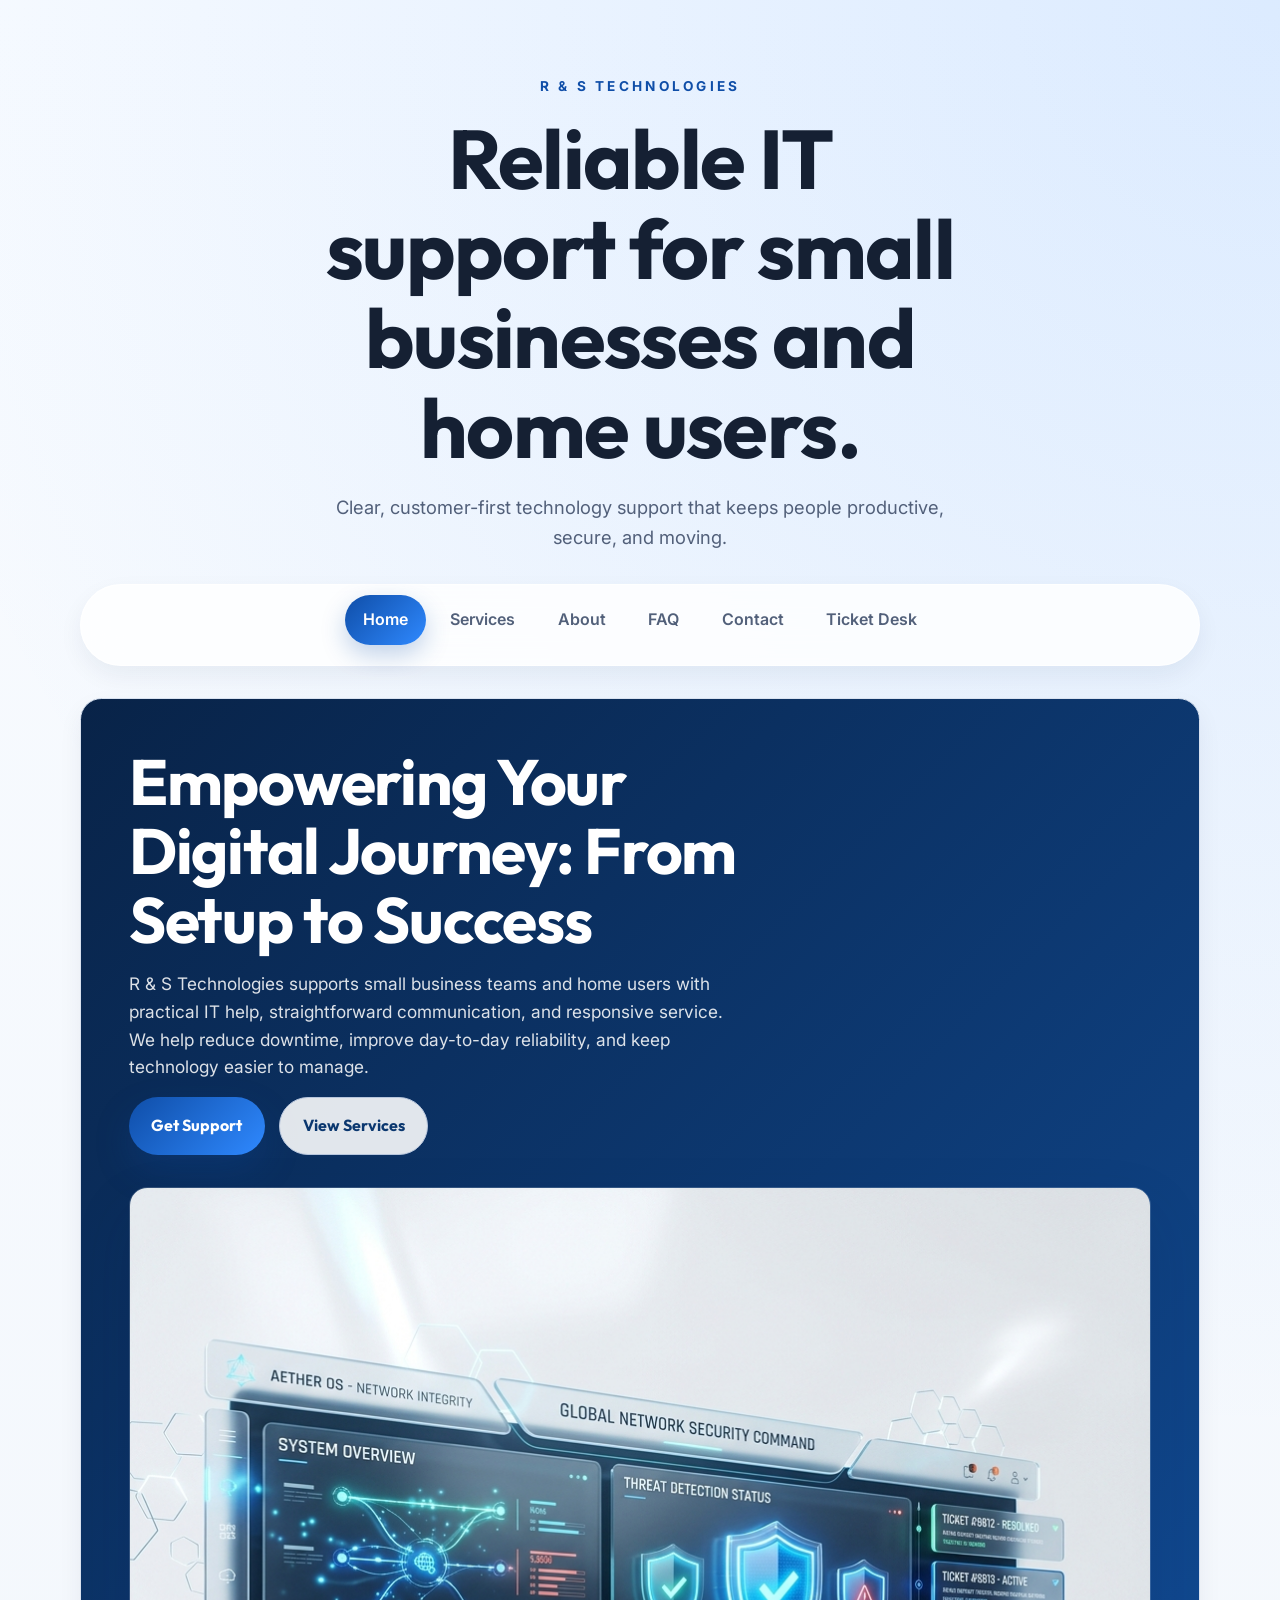
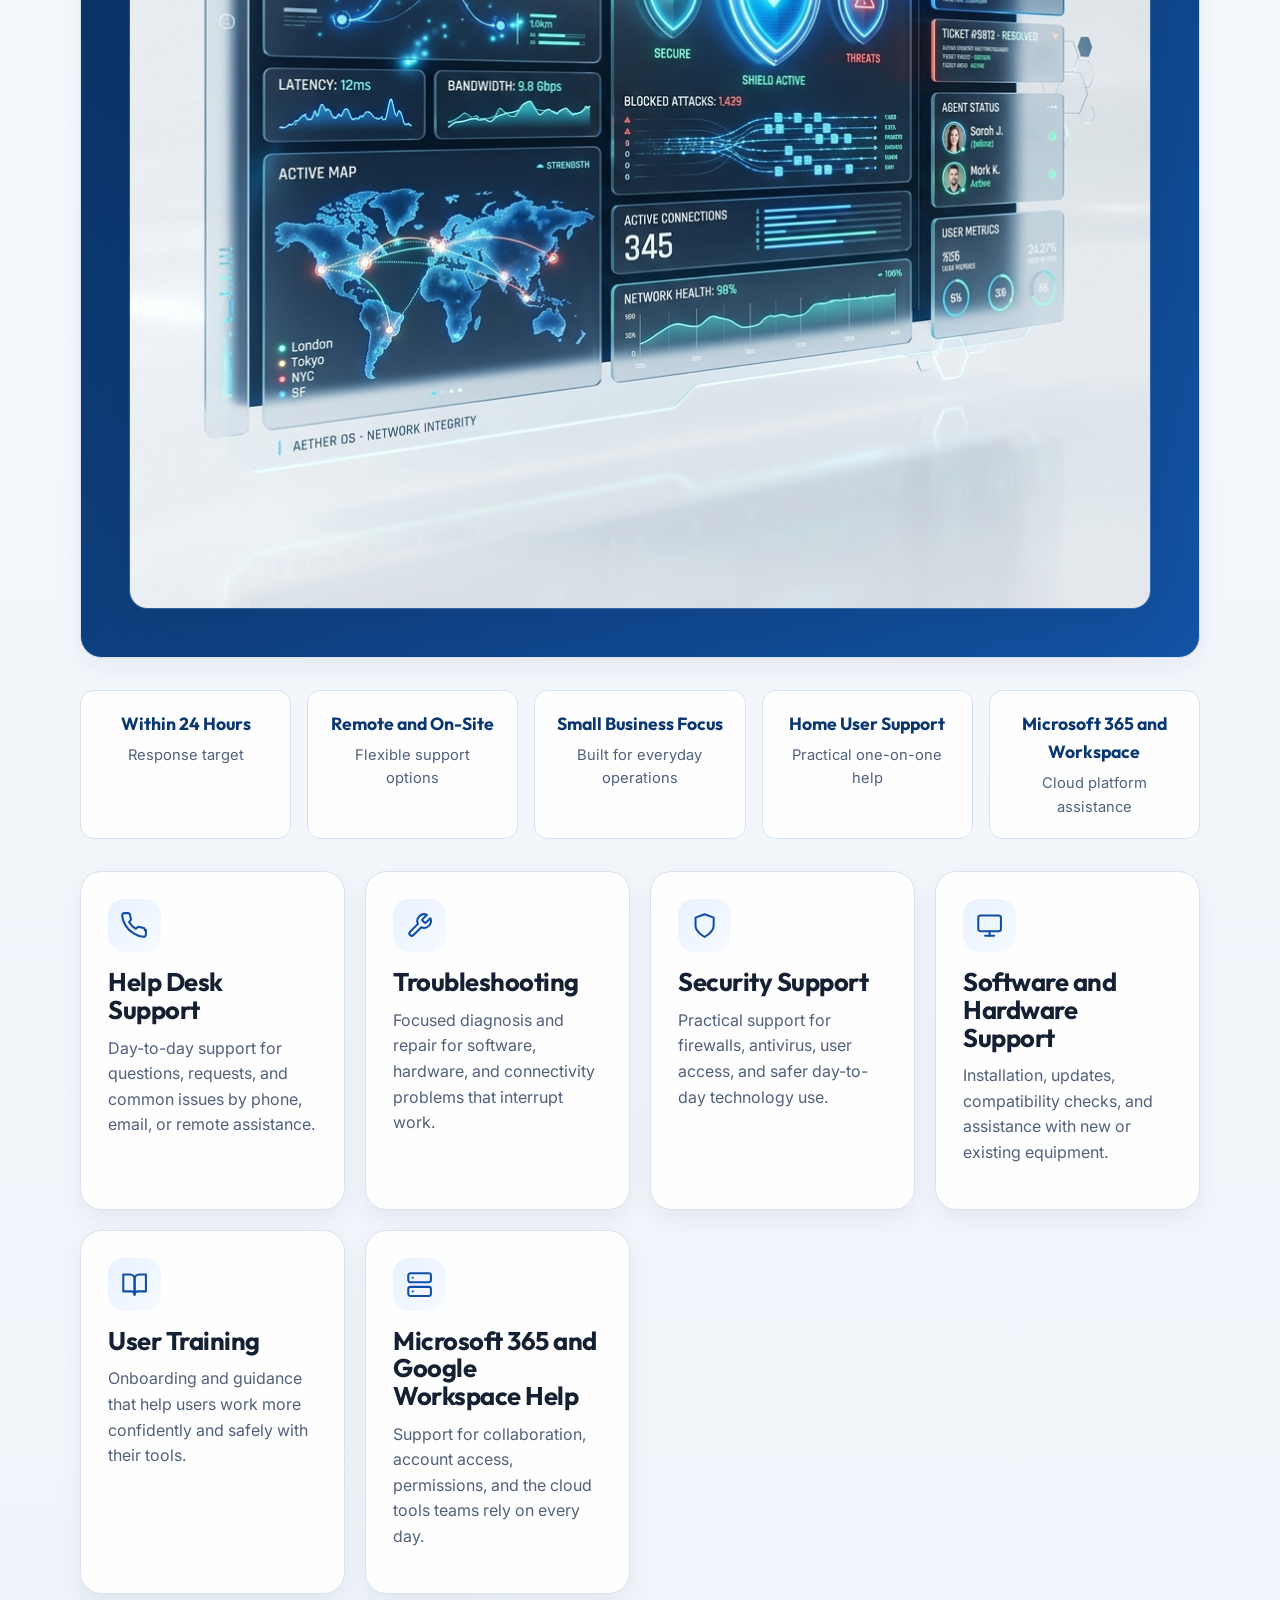
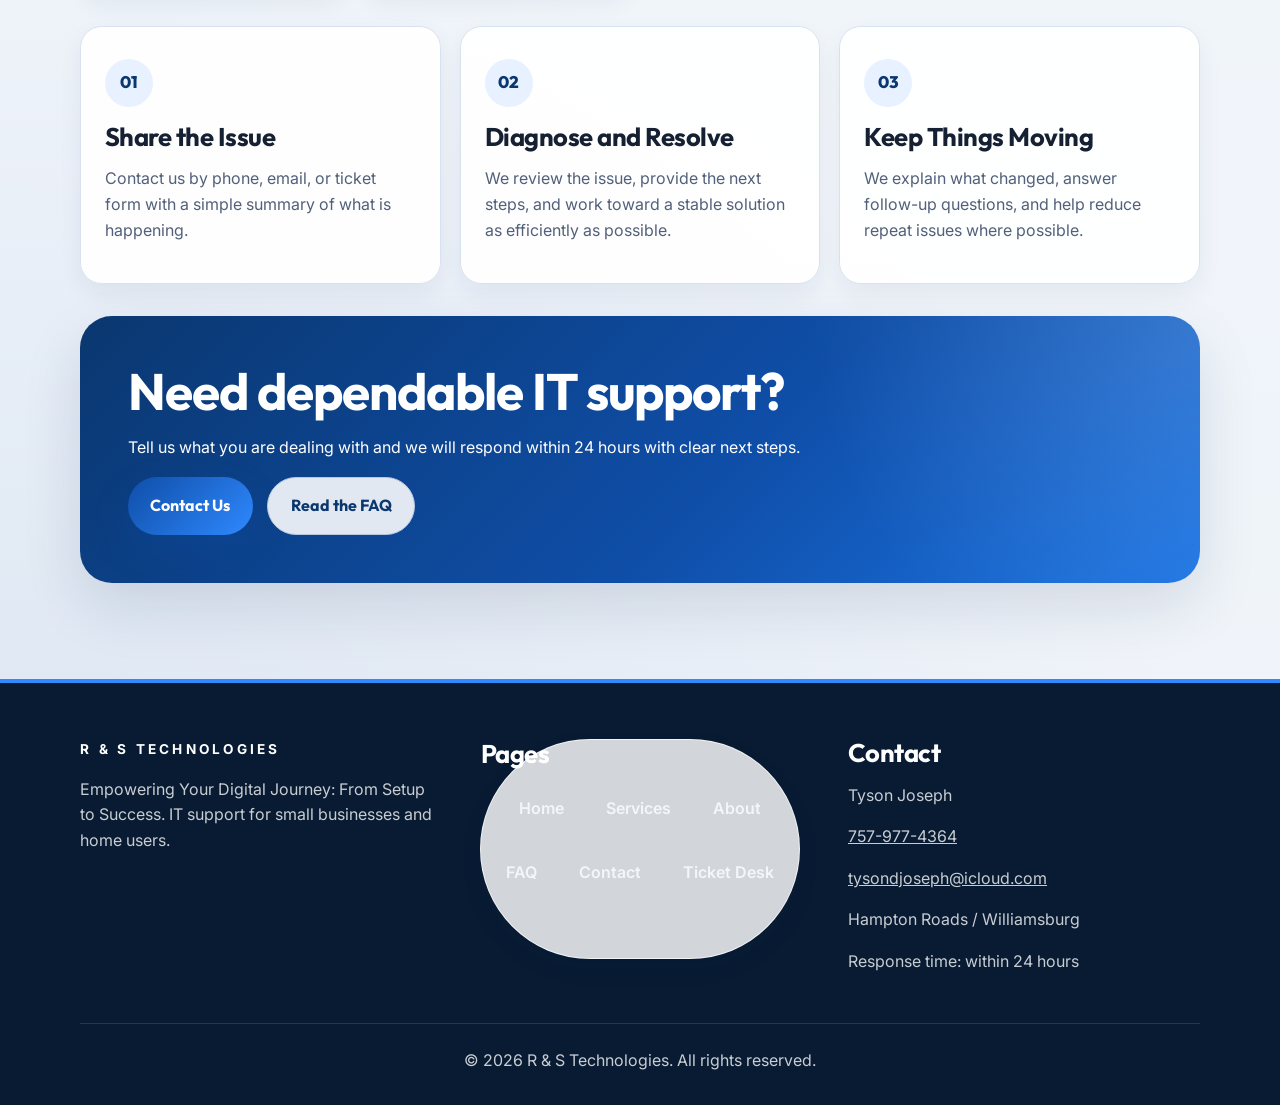
<file: index.html>
﻿<!DOCTYPE html>
<html lang="en">

<head>
    <meta charset="UTF-8">
    <meta name="viewport" content="width=device-width, initial-scale=1.0">
    <meta name="description"
        content="R &amp; S Technologies provides reliable IT support for small businesses and home users. Get help with troubleshooting, security, user training, and Microsoft 365 or Google Workspace support.">
    <title>R &amp; S Technologies - Reliable IT Support</title>
    <link rel="stylesheet" href="styles.css">
</head>

<body>
    <a class="skip-link" href="#main-content">Skip to main content</a>

    <header>
        <p class="brand-mark">R &amp; S Technologies</p>
        <h1>Reliable IT support for small businesses and home users.</h1>
        <p class="header-note">Clear, customer-first technology support that keeps people productive, secure, and moving.</p>
    </header>

    <nav aria-label="Primary">
        <div class="nav-inner">
            <ul id="navMenu">
                <li><a href="index.html" class="active">Home</a></li>
                <li><a href="services.html">Services</a></li>
                <li><a href="about.html">About</a></li>
                <li><a href="faq.html">FAQ</a></li>
                <li><a href="contact.html">Contact</a></li>
                <li><a href="helpdesk.html">Ticket Desk</a></li>
            </ul>
            <button class="nav-toggle" id="navToggle" aria-expanded="false" aria-controls="navMenu"
                aria-label="Toggle navigation">&#9776;</button>
        </div>
    </nav>

    <main id="main-content">
        <section class="hero animation-fade-up">
            <div class="hero-content">
                <h2>Empowering Your Digital Journey: From Setup to Success</h2>
                <p>R &amp; S Technologies supports small business teams and home users with practical IT help, straightforward communication, and responsive service. We help reduce downtime, improve day-to-day reliability, and keep technology easier to manage.</p>
                <div class="hero-actions">
                    <a href="contact.html" class="btn-primary">Get Support</a>
                    <a href="services.html" class="btn-secondary">View Services</a>
                </div>
            </div>
            <div class="hero-image-container">
                <img src="images/hero.png" alt="R &amp; S Technologies IT support workspace">
            </div>
        </section>

        <section class="trust-band" aria-label="Highlights">
            <div class="trust-item">
                <strong>Within 24 Hours</strong>
                <span>Response target</span>
            </div>
            <div class="trust-item">
                <strong>Remote and On-Site</strong>
                <span>Flexible support options</span>
            </div>
            <div class="trust-item">
                <strong>Small Business Focus</strong>
                <span>Built for everyday operations</span>
            </div>
            <div class="trust-item">
                <strong>Home User Support</strong>
                <span>Practical one-on-one help</span>
            </div>
            <div class="trust-item">
                <strong>Microsoft 365 and Workspace</strong>
                <span>Cloud platform assistance</span>
            </div>
        </section>

        <section class="home-services-grid" aria-label="Service categories">
            <article class="home-service-card">
                <div class="service-icon" aria-hidden="true">
                    <svg viewBox="0 0 24 24">
                        <path d="M22 16.92v3a2 2 0 0 1-2.18 2 19.79 19.79 0 0 1-8.63-3.07A19.5 19.5 0 0 1 4.07 12 19.79 19.79 0 0 1 1 3.18 2 2 0 0 1 2.96 1h3a2 2 0 0 1 2 1.72 12.84 12.84 0 0 0 .7 2.81 2 2 0 0 1-.45 2.11L7.09 8.91a16 16 0 0 0 6 6l1.27-1.27a2 2 0 0 1 2.11-.45 12.84 12.84 0 0 0 2.81.7A2 2 0 0 1 21 16h1v.92z" />
                    </svg>
                </div>
                <h3>Help Desk Support</h3>
                <p>Day-to-day support for questions, requests, and common issues by phone, email, or remote assistance.</p>
            </article>

            <article class="home-service-card">
                <div class="service-icon" aria-hidden="true">
                    <svg viewBox="0 0 24 24">
                        <path d="M14.7 6.3a1 1 0 0 0 0 1.4l1.6 1.6a1 1 0 0 0 1.4 0l3.77-3.77a6 6 0 0 1-7.94 7.94l-6.91 6.91a2.12 2.12 0 0 1-3-3l6.91-6.91a6 6 0 0 1 7.94-7.94l-3.76 3.76z" />
                    </svg>
                </div>
                <h3>Troubleshooting</h3>
                <p>Focused diagnosis and repair for software, hardware, and connectivity problems that interrupt work.</p>
            </article>

            <article class="home-service-card">
                <div class="service-icon" aria-hidden="true">
                    <svg viewBox="0 0 24 24">
                        <path d="M12 22s8-4 8-10V5l-8-3-8 3v7c0 6 8 10 8 10z" />
                    </svg>
                </div>
                <h3>Security Support</h3>
                <p>Practical support for firewalls, antivirus, user access, and safer day-to-day technology use.</p>
            </article>

            <article class="home-service-card">
                <div class="service-icon" aria-hidden="true">
                    <svg viewBox="0 0 24 24">
                        <rect x="2" y="3" width="20" height="14" rx="2" ry="2" />
                        <line x1="8" y1="21" x2="16" y2="21" />
                        <line x1="12" y1="17" x2="12" y2="21" />
                    </svg>
                </div>
                <h3>Software and Hardware Support</h3>
                <p>Installation, updates, compatibility checks, and assistance with new or existing equipment.</p>
            </article>

            <article class="home-service-card">
                <div class="service-icon" aria-hidden="true">
                    <svg viewBox="0 0 24 24">
                        <path d="M2 3h6a4 4 0 0 1 4 4v14a3 3 0 0 0-3-3H2z" />
                        <path d="M22 3h-6a4 4 0 0 0-4 4v14a3 3 0 0 1 3-3h7z" />
                    </svg>
                </div>
                <h3>User Training</h3>
                <p>Onboarding and guidance that help users work more confidently and safely with their tools.</p>
            </article>

            <article class="home-service-card">
                <div class="service-icon" aria-hidden="true">
                    <svg viewBox="0 0 24 24">
                        <rect x="2" y="2" width="20" height="8" rx="2" ry="2" />
                        <rect x="2" y="14" width="20" height="8" rx="2" ry="2" />
                        <line x1="6" y1="6" x2="6.01" y2="6" />
                        <line x1="6" y1="18" x2="6.01" y2="18" />
                    </svg>
                </div>
                <h3>Microsoft 365 and Google Workspace Help</h3>
                <p>Support for collaboration, account access, permissions, and the cloud tools teams rely on every day.</p>
            </article>
        </section>

        <section class="process-grid" aria-label="How support works">
            <article class="process-step">
                <h3>Share the Issue</h3>
                <p>Contact us by phone, email, or ticket form with a simple summary of what is happening.</p>
            </article>
            <article class="process-step">
                <h3>Diagnose and Resolve</h3>
                <p>We review the issue, provide the next steps, and work toward a stable solution as efficiently as possible.</p>
            </article>
            <article class="process-step">
                <h3>Keep Things Moving</h3>
                <p>We explain what changed, answer follow-up questions, and help reduce repeat issues where possible.</p>
            </article>
        </section>

        <section class="cta">
            <h2>Need dependable IT support?</h2>
            <p>Tell us what you are dealing with and we will respond within 24 hours with clear next steps.</p>
            <div class="cta-actions">
                <a href="contact.html" class="btn-primary">Contact Us</a>
                <a href="faq.html" class="btn-secondary">Read the FAQ</a>
            </div>
        </section>
    </main>

    <footer>
        <div class="footer-inner">
            <div class="footer-brand">
                <p class="brand-mark">R &amp; S Technologies</p>
                <p>Empowering Your Digital Journey: From Setup to Success. IT support for small businesses and home users.</p>
            </div>
            <nav class="footer-col" aria-label="Footer navigation">
                <h3>Pages</h3>
                <ul>
                    <li><a href="index.html">Home</a></li>
                    <li><a href="services.html">Services</a></li>
                    <li><a href="about.html">About</a></li>
                    <li><a href="faq.html">FAQ</a></li>
                    <li><a href="contact.html">Contact</a></li>
                    <li><a href="helpdesk.html">Ticket Desk</a></li>
                </ul>
            </nav>
            <div class="footer-col">
                <h3>Contact</h3>
                <p>Tyson Joseph</p>
                <p><a href="tel:7579774364">757-977-4364</a></p>
                <p><a href="mailto:tysondjoseph@icloud.com">tysondjoseph@icloud.com</a></p>
                <p>Hampton Roads / Williamsburg</p>
                <p>Response time: within 24 hours</p>
            </div>
        </div>
        <p class="footer-copy">&copy; 2026 R &amp; S Technologies. All rights reserved.</p>
    </footer>

    <script src="nav.js"></script>
</body>

</html>
</file>
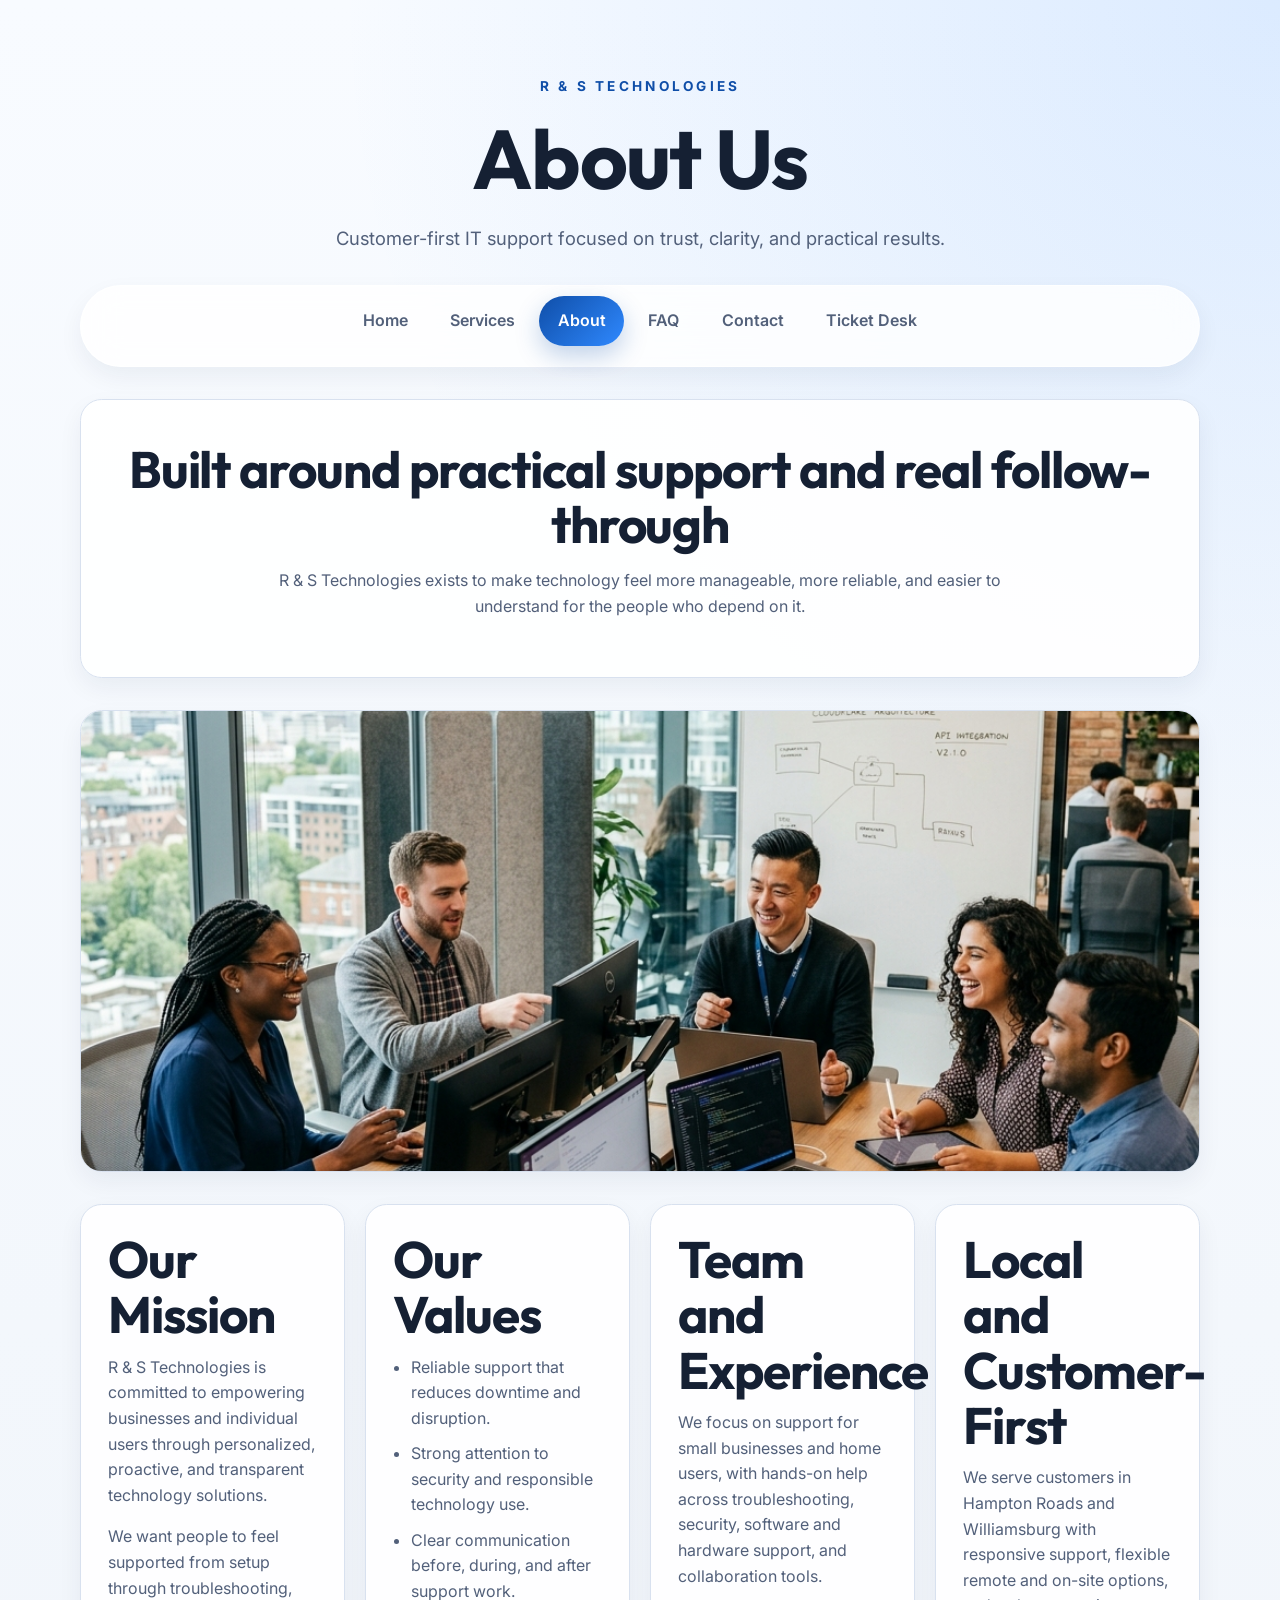
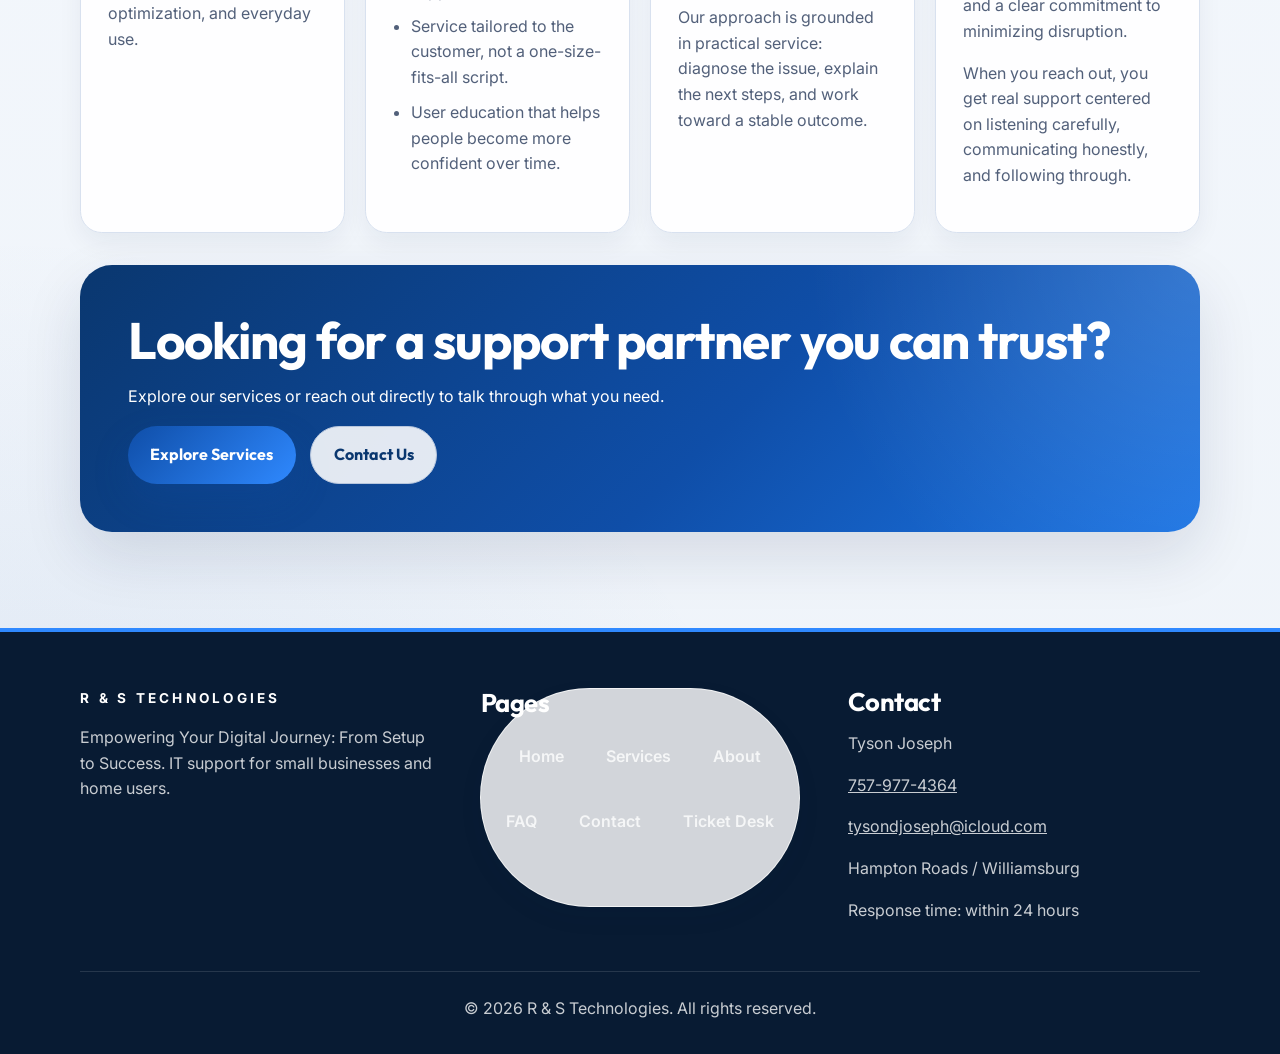
<file: about.html>
﻿<!DOCTYPE html>
<html lang="en">

<head>
    <meta charset="UTF-8">
    <meta name="viewport" content="width=device-width, initial-scale=1.0">
    <meta name="description"
        content="Learn about R &amp; S Technologies, our mission, values, and customer-first approach to IT support for small businesses and home users.">
    <title>About - R &amp; S Technologies</title>
    <link rel="stylesheet" href="styles.css">
</head>

<body>
    <a class="skip-link" href="#main-content">Skip to main content</a>

    <header>
        <p class="brand-mark">R &amp; S Technologies</p>
        <h1>About Us</h1>
        <p class="header-note">Customer-first IT support focused on trust, clarity, and practical results.</p>
    </header>

    <nav aria-label="Primary">
        <div class="nav-inner">
            <ul id="navMenu">
                <li><a href="index.html">Home</a></li>
                <li><a href="services.html">Services</a></li>
                <li><a href="about.html" class="active">About</a></li>
                <li><a href="faq.html">FAQ</a></li>
                <li><a href="contact.html">Contact</a></li>
                <li><a href="helpdesk.html">Ticket Desk</a></li>
            </ul>
            <button class="nav-toggle" id="navToggle" aria-expanded="false" aria-controls="navMenu"
                aria-label="Toggle navigation">&#9776;</button>
        </div>
    </nav>

    <main id="main-content">
        <section class="page-header animation-fade-up">
            <h2>Built around practical support and real follow-through</h2>
            <p>R &amp; S Technologies exists to make technology feel more manageable, more reliable, and easier to understand for the people who depend on it.</p>
        </section>

        <section class="about-hero animation-fade-up">
            <img src="images/about.png" alt="R &amp; S Technologies team support environment">
        </section>

        <section class="about-content" aria-label="About the company">
            <article class="about-card">
                <h2>Our Mission</h2>
                <p>R &amp; S Technologies is committed to empowering businesses and individual users through personalized, proactive, and transparent technology solutions.</p>
                <p>We want people to feel supported from setup through troubleshooting, optimization, and everyday use.</p>
            </article>

            <article class="about-card">
                <h2>Our Values</h2>
                <ul class="values-list">
                    <li>Reliable support that reduces downtime and disruption.</li>
                    <li>Strong attention to security and responsible technology use.</li>
                    <li>Clear communication before, during, and after support work.</li>
                    <li>Service tailored to the customer, not a one-size-fits-all script.</li>
                    <li>User education that helps people become more confident over time.</li>
                </ul>
            </article>

            <article class="about-card">
                <h2>Team and Experience</h2>
                <p>We focus on support for small businesses and home users, with hands-on help across troubleshooting, security, software and hardware support, and collaboration tools.</p>
                <p>Our approach is grounded in practical service: diagnose the issue, explain the next steps, and work toward a stable outcome.</p>
            </article>

            <article class="about-card">
                <h2>Local and Customer-First</h2>
                <p>We serve customers in Hampton Roads and Williamsburg with responsive support, flexible remote and on-site options, and a clear commitment to minimizing disruption.</p>
                <p>When you reach out, you get real support centered on listening carefully, communicating honestly, and following through.</p>
            </article>
        </section>

        <section class="cta">
            <h2>Looking for a support partner you can trust?</h2>
            <p>Explore our services or reach out directly to talk through what you need.</p>
            <div class="cta-actions">
                <a href="services.html" class="btn-primary">Explore Services</a>
                <a href="contact.html" class="btn-secondary">Contact Us</a>
            </div>
        </section>
    </main>

    <footer>
        <div class="footer-inner">
            <div class="footer-brand">
                <p class="brand-mark">R &amp; S Technologies</p>
                <p>Empowering Your Digital Journey: From Setup to Success. IT support for small businesses and home users.</p>
            </div>
            <nav class="footer-col" aria-label="Footer navigation">
                <h3>Pages</h3>
                <ul>
                    <li><a href="index.html">Home</a></li>
                    <li><a href="services.html">Services</a></li>
                    <li><a href="about.html">About</a></li>
                    <li><a href="faq.html">FAQ</a></li>
                    <li><a href="contact.html">Contact</a></li>
                    <li><a href="helpdesk.html">Ticket Desk</a></li>
                </ul>
            </nav>
            <div class="footer-col">
                <h3>Contact</h3>
                <p>Tyson Joseph</p>
                <p><a href="tel:7579774364">757-977-4364</a></p>
                <p><a href="mailto:tysondjoseph@icloud.com">tysondjoseph@icloud.com</a></p>
                <p>Hampton Roads / Williamsburg</p>
                <p>Response time: within 24 hours</p>
            </div>
        </div>
        <p class="footer-copy">&copy; 2026 R &amp; S Technologies. All rights reserved.</p>
    </footer>

    <script src="nav.js"></script>
</body>

</html>
</file>
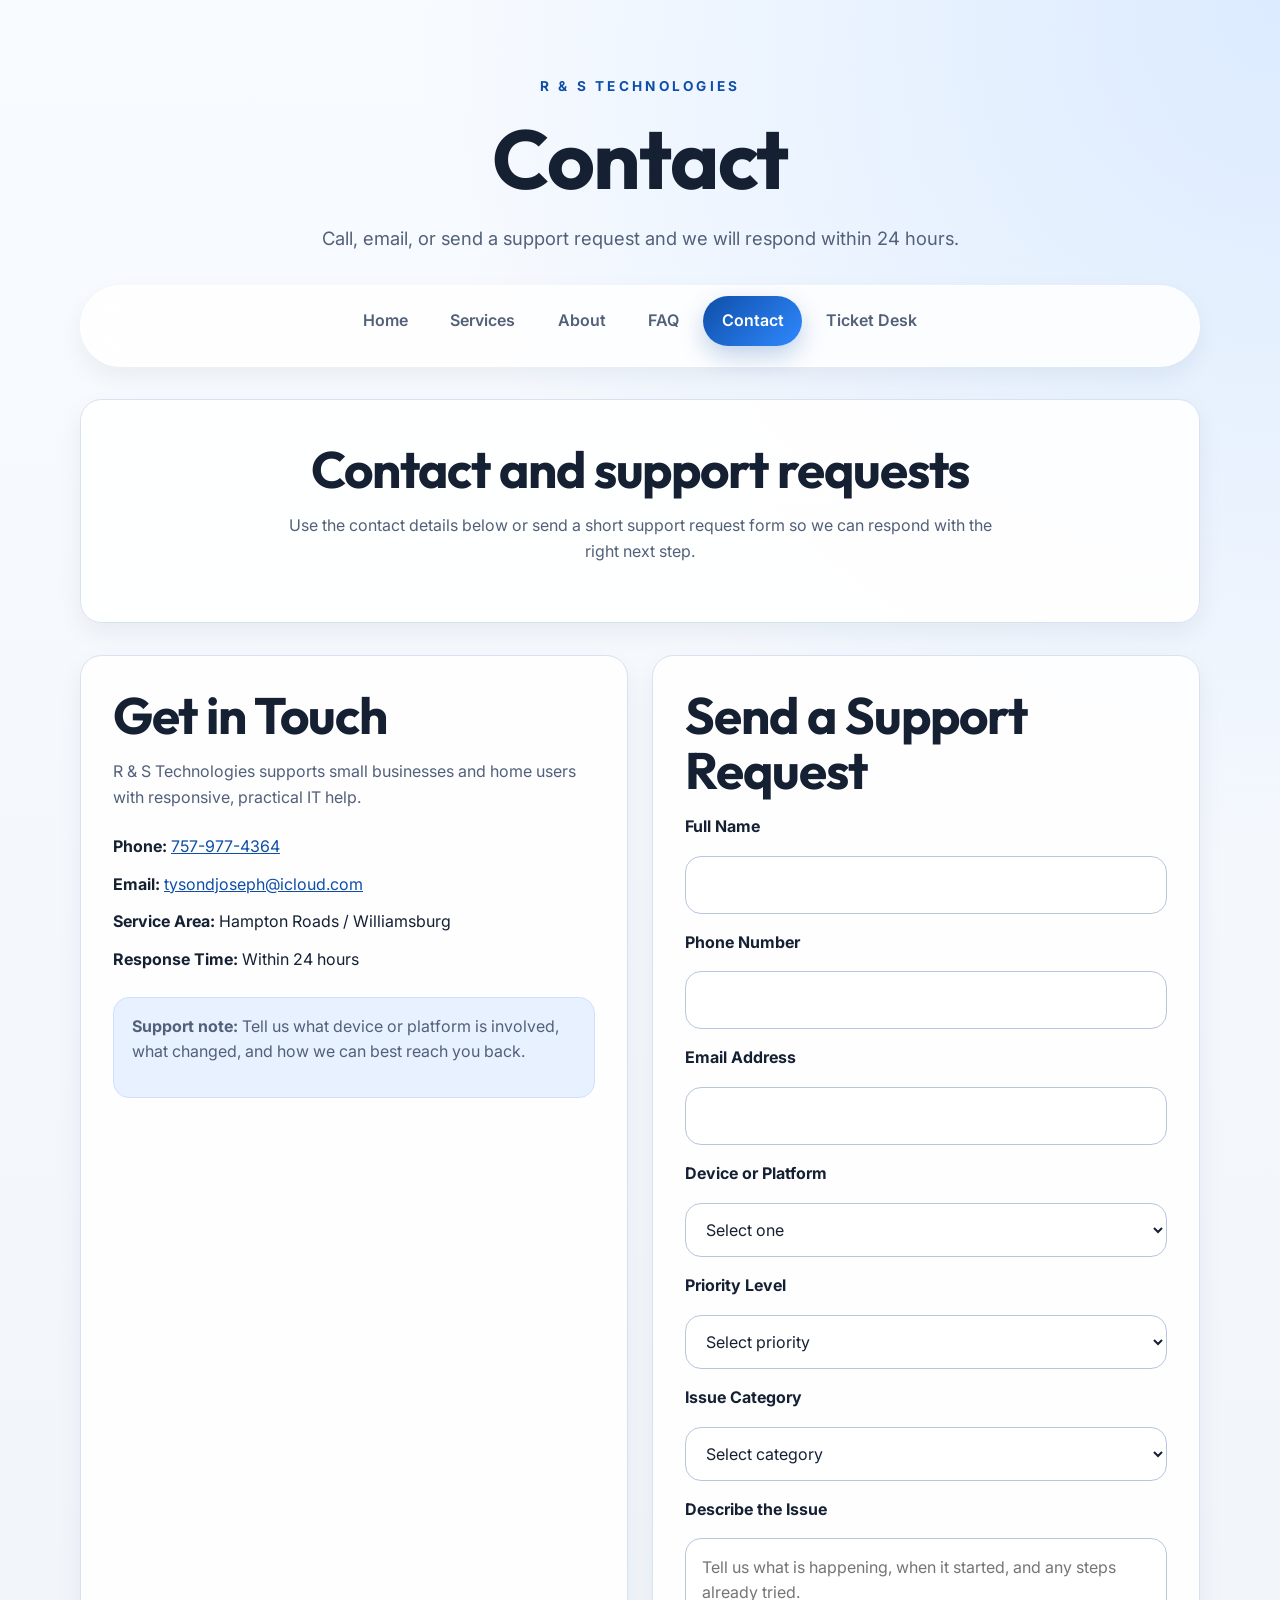
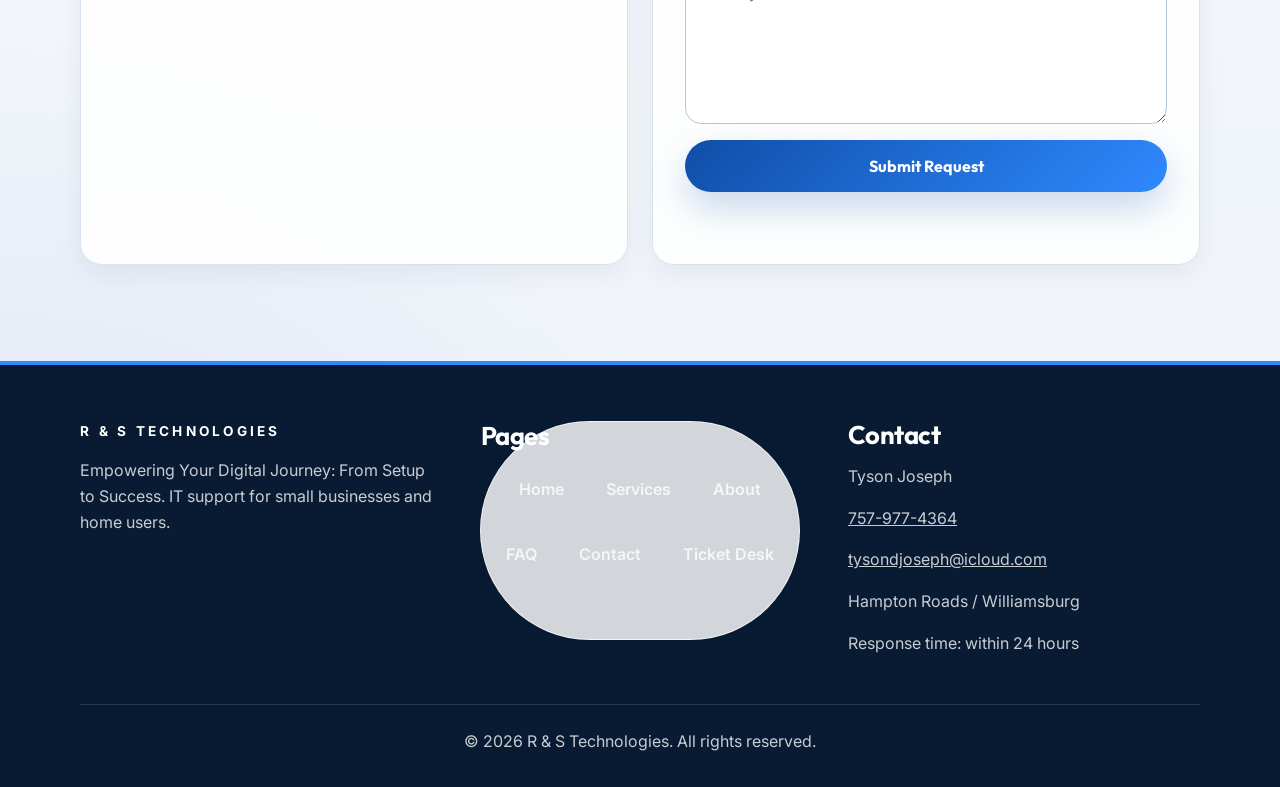
<file: contact.html>
﻿<!DOCTYPE html>
<html lang="en">

<head>
    <meta charset="UTF-8">
    <meta name="viewport" content="width=device-width, initial-scale=1.0">
    <meta name="description"
        content="Contact R &amp; S Technologies for IT support in Hampton Roads and Williamsburg. Call, email, or send a support request online.">
    <title>Contact - R &amp; S Technologies</title>
    <link rel="stylesheet" href="styles.css">
</head>

<body>
    <a class="skip-link" href="#main-content">Skip to main content</a>

    <header>
        <p class="brand-mark">R &amp; S Technologies</p>
        <h1>Contact</h1>
        <p class="header-note">Call, email, or send a support request and we will respond within 24 hours.</p>
    </header>

    <nav aria-label="Primary">
        <div class="nav-inner">
            <ul id="navMenu">
                <li><a href="index.html">Home</a></li>
                <li><a href="services.html">Services</a></li>
                <li><a href="about.html">About</a></li>
                <li><a href="faq.html">FAQ</a></li>
                <li><a href="contact.html" class="active">Contact</a></li>
                <li><a href="helpdesk.html">Ticket Desk</a></li>
            </ul>
            <button class="nav-toggle" id="navToggle" aria-expanded="false" aria-controls="navMenu"
                aria-label="Toggle navigation">&#9776;</button>
        </div>
    </nav>

    <main id="main-content">
        <section class="page-intro animation-fade-up">
            <h2>Contact and support requests</h2>
            <p>Use the contact details below or send a short support request form so we can respond with the right next step.</p>
        </section>

        <div class="contact-layout">
            <section id="contact" class="contact-card" aria-labelledby="contact-heading">
                <h2 id="contact-heading">Get in Touch</h2>
                <p>R &amp; S Technologies supports small businesses and home users with responsive, practical IT help.</p>
                <div class="contact-meta">
                    <p><strong>Phone:</strong> <a href="tel:7579774364">757-977-4364</a></p>
                    <p><strong>Email:</strong> <a href="mailto:tysondjoseph@icloud.com">tysondjoseph@icloud.com</a></p>
                    <p><strong>Service Area:</strong> Hampton Roads / Williamsburg</p>
                    <p><strong>Response Time:</strong> Within 24 hours</p>
                </div>
                <div class="contact-note">
                    <p><strong>Support note:</strong> Tell us what device or platform is involved, what changed, and how we can best reach you back.</p>
                </div>
            </section>

            <section id="support-ticket" class="form-card" aria-labelledby="ticket-heading">
                <h2 id="ticket-heading">Send a Support Request</h2>
                <form id="ticketForm">
                    <label for="name">Full Name</label>
                    <input id="name" type="text" name="name" autocomplete="name" required>

                    <label for="phone">Phone Number</label>
                    <input id="phone" type="tel" name="phone" autocomplete="tel" required>

                    <label for="email">Email Address</label>
                    <input id="email" type="email" name="email" autocomplete="email" required>

                    <label for="device">Device or Platform</label>
                    <select id="device" name="device" required>
                        <option value="">Select one</option>
                        <option>Desktop</option>
                        <option>Laptop</option>
                        <option>Phone</option>
                        <option>Printer or Scanner</option>
                        <option>Microsoft 365</option>
                        <option>Google Workspace</option>
                        <option>Other</option>
                    </select>

                    <label for="priority">Priority Level</label>
                    <select id="priority" name="priority" required>
                        <option value="">Select priority</option>
                        <option>Low</option>
                        <option>Medium</option>
                        <option>High</option>
                    </select>

                    <label for="category">Issue Category</label>
                    <select id="category" name="category" required>
                        <option value="">Select category</option>
                        <option>Help Desk Support</option>
                        <option>Troubleshooting</option>
                        <option>Security Support</option>
                        <option>Software and Hardware Support</option>
                        <option>User Training</option>
                        <option>Microsoft 365 and Google Workspace Help</option>
                    </select>

                    <label for="notes">Describe the Issue</label>
                    <textarea id="notes" name="notes" rows="6" placeholder="Tell us what is happening, when it started, and any steps already tried."></textarea>

                    <button type="submit">Submit Request</button>
                    <p id="ticketStatus" class="form-status" role="status" aria-live="polite"></p>
                </form>
            </section>
        </div>
    </main>

    <footer>
        <div class="footer-inner">
            <div class="footer-brand">
                <p class="brand-mark">R &amp; S Technologies</p>
                <p>Empowering Your Digital Journey: From Setup to Success. IT support for small businesses and home users.</p>
            </div>
            <nav class="footer-col" aria-label="Footer navigation">
                <h3>Pages</h3>
                <ul>
                    <li><a href="index.html">Home</a></li>
                    <li><a href="services.html">Services</a></li>
                    <li><a href="about.html">About</a></li>
                    <li><a href="faq.html">FAQ</a></li>
                    <li><a href="contact.html">Contact</a></li>
                    <li><a href="helpdesk.html">Ticket Desk</a></li>
                </ul>
            </nav>
            <div class="footer-col">
                <h3>Contact</h3>
                <p>Tyson Joseph</p>
                <p><a href="tel:7579774364">757-977-4364</a></p>
                <p><a href="mailto:tysondjoseph@icloud.com">tysondjoseph@icloud.com</a></p>
                <p>Hampton Roads / Williamsburg</p>
                <p>Response time: within 24 hours</p>
            </div>
        </div>
        <p class="footer-copy">&copy; 2026 R &amp; S Technologies. All rights reserved.</p>
    </footer>

    <script>
        document.getElementById('ticketForm').addEventListener('submit', async function (event) {
            event.preventDefault();

            const form = event.target;
            const status = document.getElementById('ticketStatus');
            const submitButton = form.querySelector('button[type="submit"]');
            const formData = new FormData(form);

            const payload = {
                name: formData.get('name'),
                phone: formData.get('phone'),
                email: formData.get('email'),
                device: formData.get('device'),
                priority: formData.get('priority'),
                category: formData.get('category'),
                notes: formData.get('notes')
            };

            try {
                submitButton.disabled = true;
                status.textContent = 'Sending your request...';

                const response = await fetch('/api/ticket', {
                    method: 'POST',
                    headers: {
                        'Content-Type': 'application/json'
                    },
                    body: JSON.stringify(payload)
                });

                const result = await response.json();

                if (response.ok) {
                    status.textContent = 'Your request was submitted successfully. We will follow up within 24 hours.';
                    form.reset();
                    return;
                }

                status.textContent = result.message || 'We could not submit the request right now. Please call or email us directly.';
            } catch (error) {
                console.error(error);
                status.textContent = 'We could not submit the request right now. Please call or email us directly.';
            } finally {
                submitButton.disabled = false;
            }
        });
    </script>

    <script src="nav.js"></script>
</body>

</html>
</file>
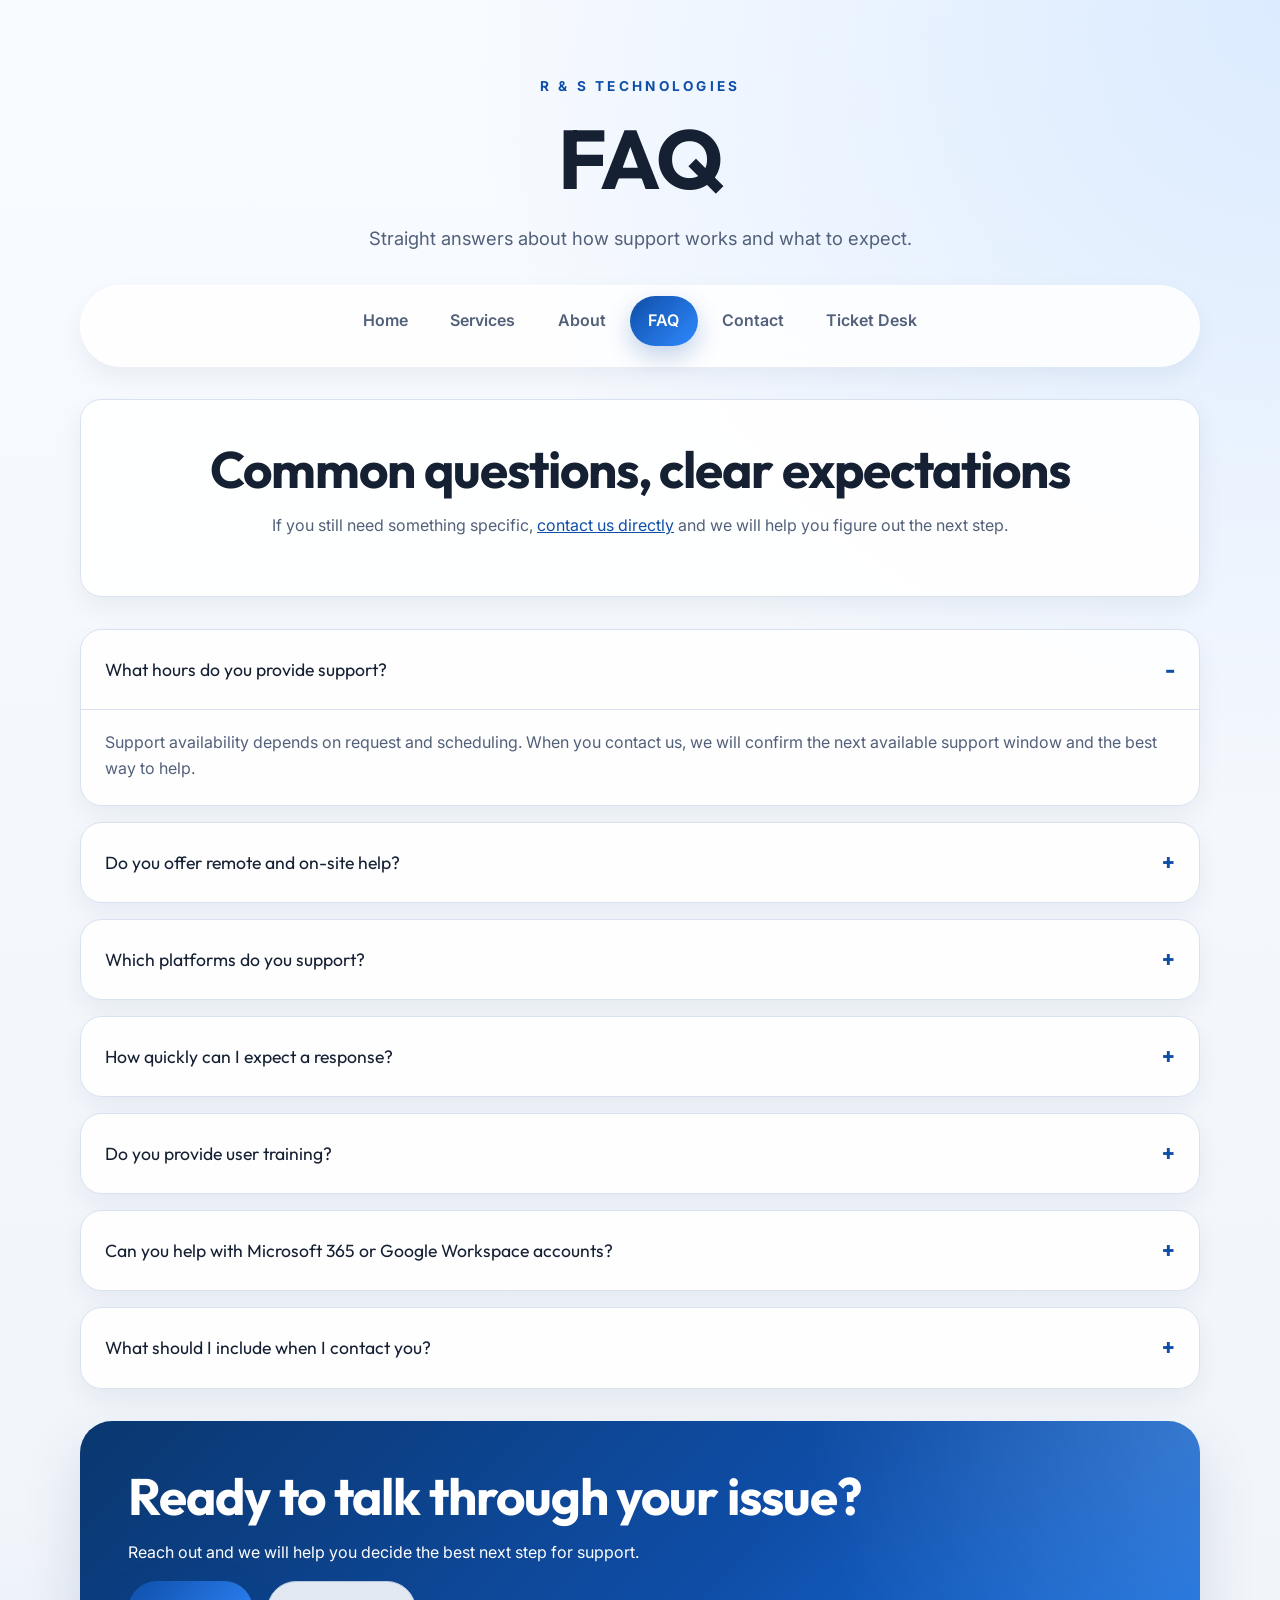
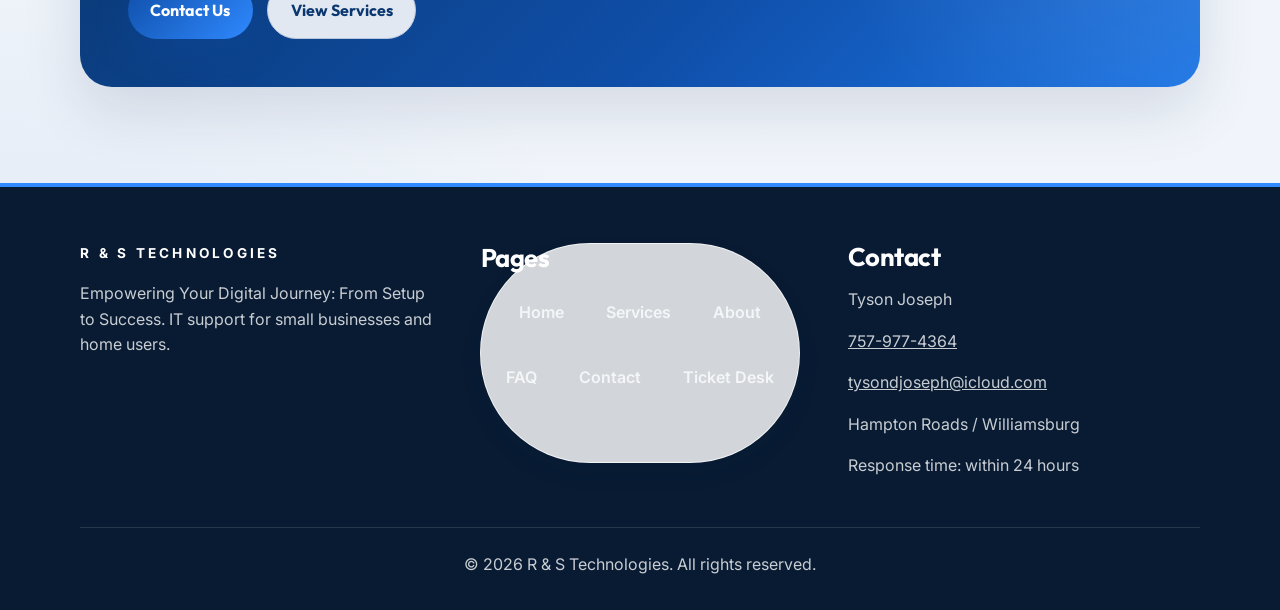
<file: faq.html>
﻿<!DOCTYPE html>
<html lang="en">

<head>
    <meta charset="UTF-8">
    <meta name="viewport" content="width=device-width, initial-scale=1.0">
    <meta name="description"
        content="Frequently asked questions about R &amp; S Technologies IT support, including response times, remote and on-site support, supported platforms, and service expectations.">
    <title>FAQ - R &amp; S Technologies</title>
    <link rel="stylesheet" href="styles.css">
</head>

<body>
    <a class="skip-link" href="#main-content">Skip to main content</a>

    <header>
        <p class="brand-mark">R &amp; S Technologies</p>
        <h1>FAQ</h1>
        <p class="header-note">Straight answers about how support works and what to expect.</p>
    </header>

    <nav aria-label="Primary">
        <div class="nav-inner">
            <ul id="navMenu">
                <li><a href="index.html">Home</a></li>
                <li><a href="services.html">Services</a></li>
                <li><a href="about.html">About</a></li>
                <li><a href="faq.html" class="active">FAQ</a></li>
                <li><a href="contact.html">Contact</a></li>
                <li><a href="helpdesk.html">Ticket Desk</a></li>
            </ul>
            <button class="nav-toggle" id="navToggle" aria-expanded="false" aria-controls="navMenu"
                aria-label="Toggle navigation">&#9776;</button>
        </div>
    </nav>

    <main id="main-content">
        <section class="page-intro animation-fade-up">
            <h2>Common questions, clear expectations</h2>
            <p>If you still need something specific, <a href="contact.html">contact us directly</a> and we will help you figure out the next step.</p>
        </section>

        <section class="faq-list" aria-label="Frequently asked questions">
            <details class="faq-item" open>
                <summary>What hours do you provide support?</summary>
                <p>Support availability depends on request and scheduling. When you contact us, we will confirm the next available support window and the best way to help.</p>
            </details>

            <details class="faq-item">
                <summary>Do you offer remote and on-site help?</summary>
                <p>Yes. We provide remote support and can also provide on-site help when needed. On-site availability varies, and remote support beyond 45 miles may be more limited.</p>
            </details>

            <details class="faq-item">
                <summary>Which platforms do you support?</summary>
                <p>We support common environments including Windows, macOS, Microsoft 365, Google Workspace, and a wide range of software and hardware used by small businesses and home users.</p>
            </details>

            <details class="faq-item">
                <summary>How quickly can I expect a response?</summary>
                <p>We aim to respond within 24 hours. Resolution time depends on the issue, but we communicate clearly about next steps and progress.</p>
            </details>

            <details class="faq-item">
                <summary>Do you provide user training?</summary>
                <p>Yes. Training can support onboarding, everyday tool usage, and cybersecurity awareness for individuals or small teams.</p>
            </details>

            <details class="faq-item">
                <summary>Can you help with Microsoft 365 or Google Workspace accounts?</summary>
                <p>Yes. We can help with common account access issues, permissions, collaboration settings, and general administration support for those platforms.</p>
            </details>

            <details class="faq-item">
                <summary>What should I include when I contact you?</summary>
                <p>A short description of the issue, the device or platform involved, and the best way to reach you is usually enough to get started.</p>
            </details>
        </section>

        <section class="cta">
            <h2>Ready to talk through your issue?</h2>
            <p>Reach out and we will help you decide the best next step for support.</p>
            <div class="cta-actions">
                <a href="contact.html" class="btn-primary">Contact Us</a>
                <a href="services.html" class="btn-secondary">View Services</a>
            </div>
        </section>
    </main>

    <footer>
        <div class="footer-inner">
            <div class="footer-brand">
                <p class="brand-mark">R &amp; S Technologies</p>
                <p>Empowering Your Digital Journey: From Setup to Success. IT support for small businesses and home users.</p>
            </div>
            <nav class="footer-col" aria-label="Footer navigation">
                <h3>Pages</h3>
                <ul>
                    <li><a href="index.html">Home</a></li>
                    <li><a href="services.html">Services</a></li>
                    <li><a href="about.html">About</a></li>
                    <li><a href="faq.html">FAQ</a></li>
                    <li><a href="contact.html">Contact</a></li>
                    <li><a href="helpdesk.html">Ticket Desk</a></li>
                </ul>
            </nav>
            <div class="footer-col">
                <h3>Contact</h3>
                <p>Tyson Joseph</p>
                <p><a href="tel:7579774364">757-977-4364</a></p>
                <p><a href="mailto:tysondjoseph@icloud.com">tysondjoseph@icloud.com</a></p>
                <p>Hampton Roads / Williamsburg</p>
                <p>Response time: within 24 hours</p>
            </div>
        </div>
        <p class="footer-copy">&copy; 2026 R &amp; S Technologies. All rights reserved.</p>
    </footer>

    <script src="nav.js"></script>
</body>

</html>
</file>
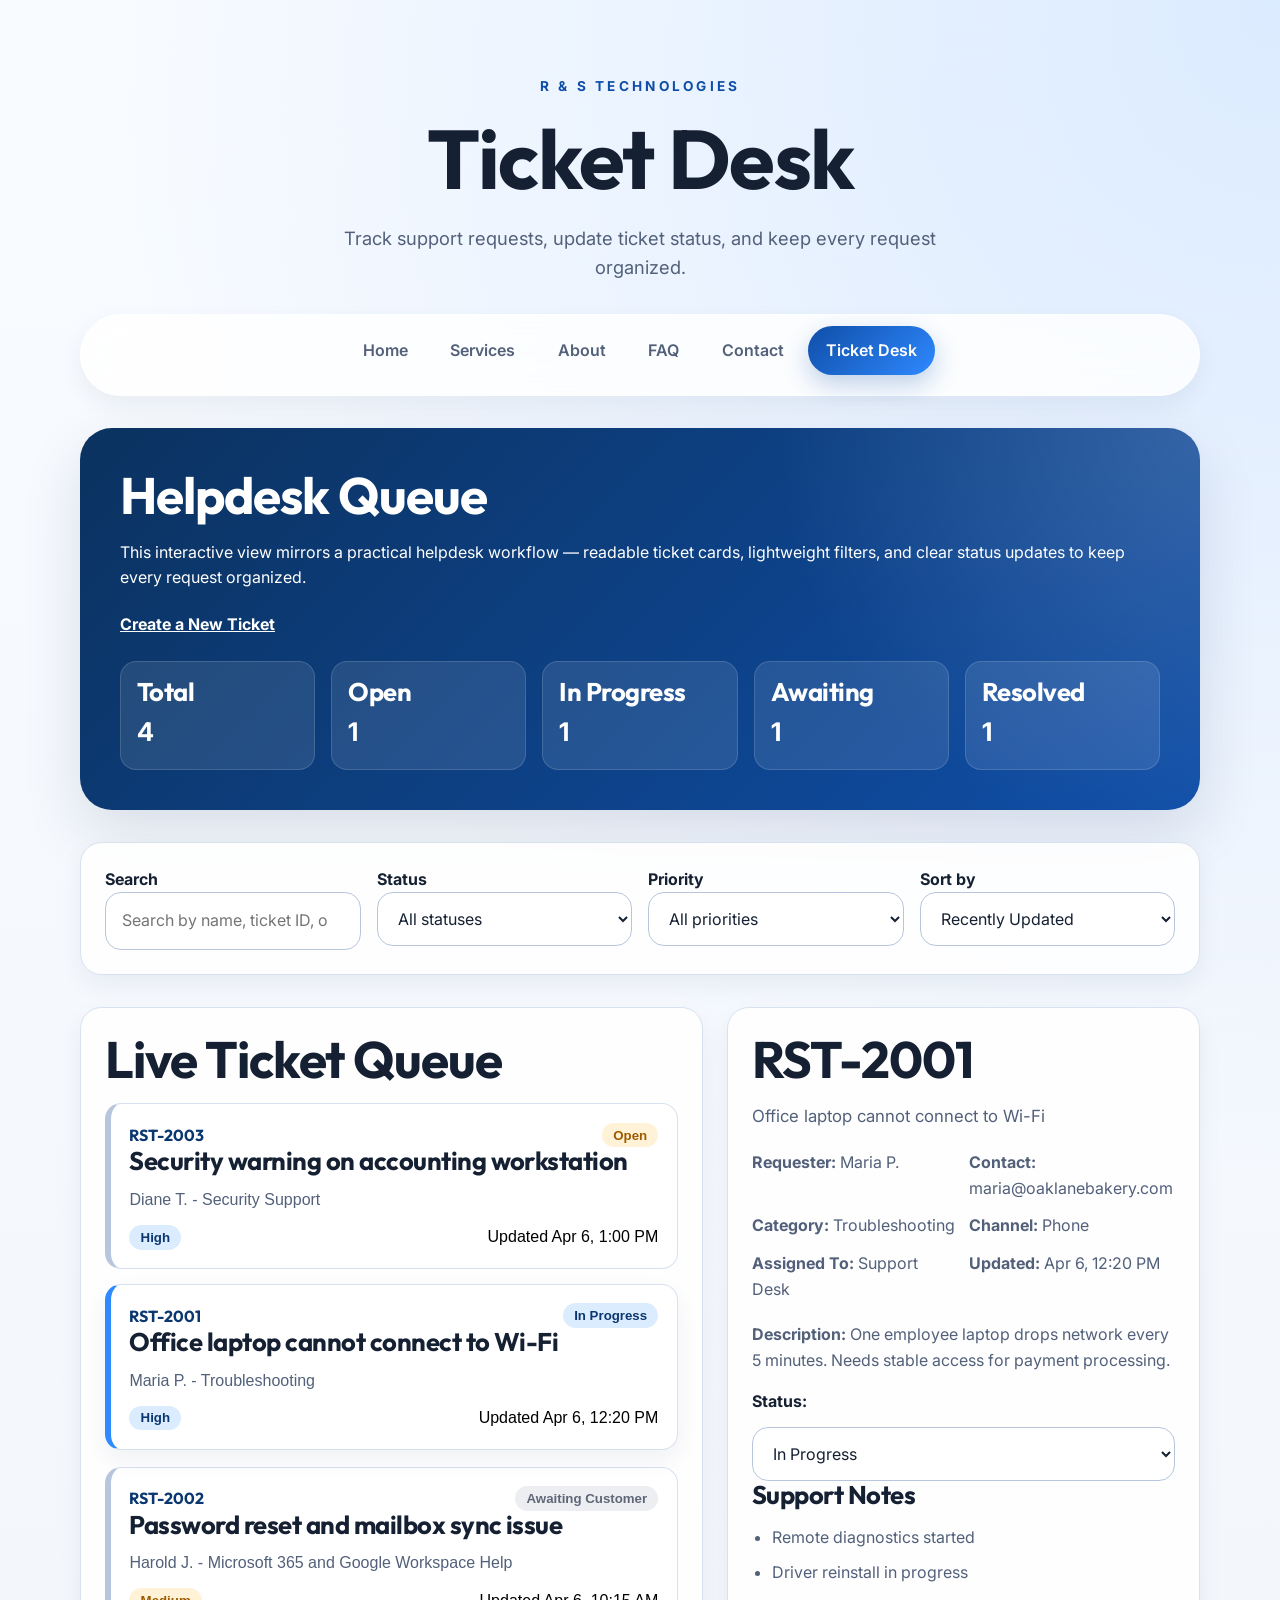
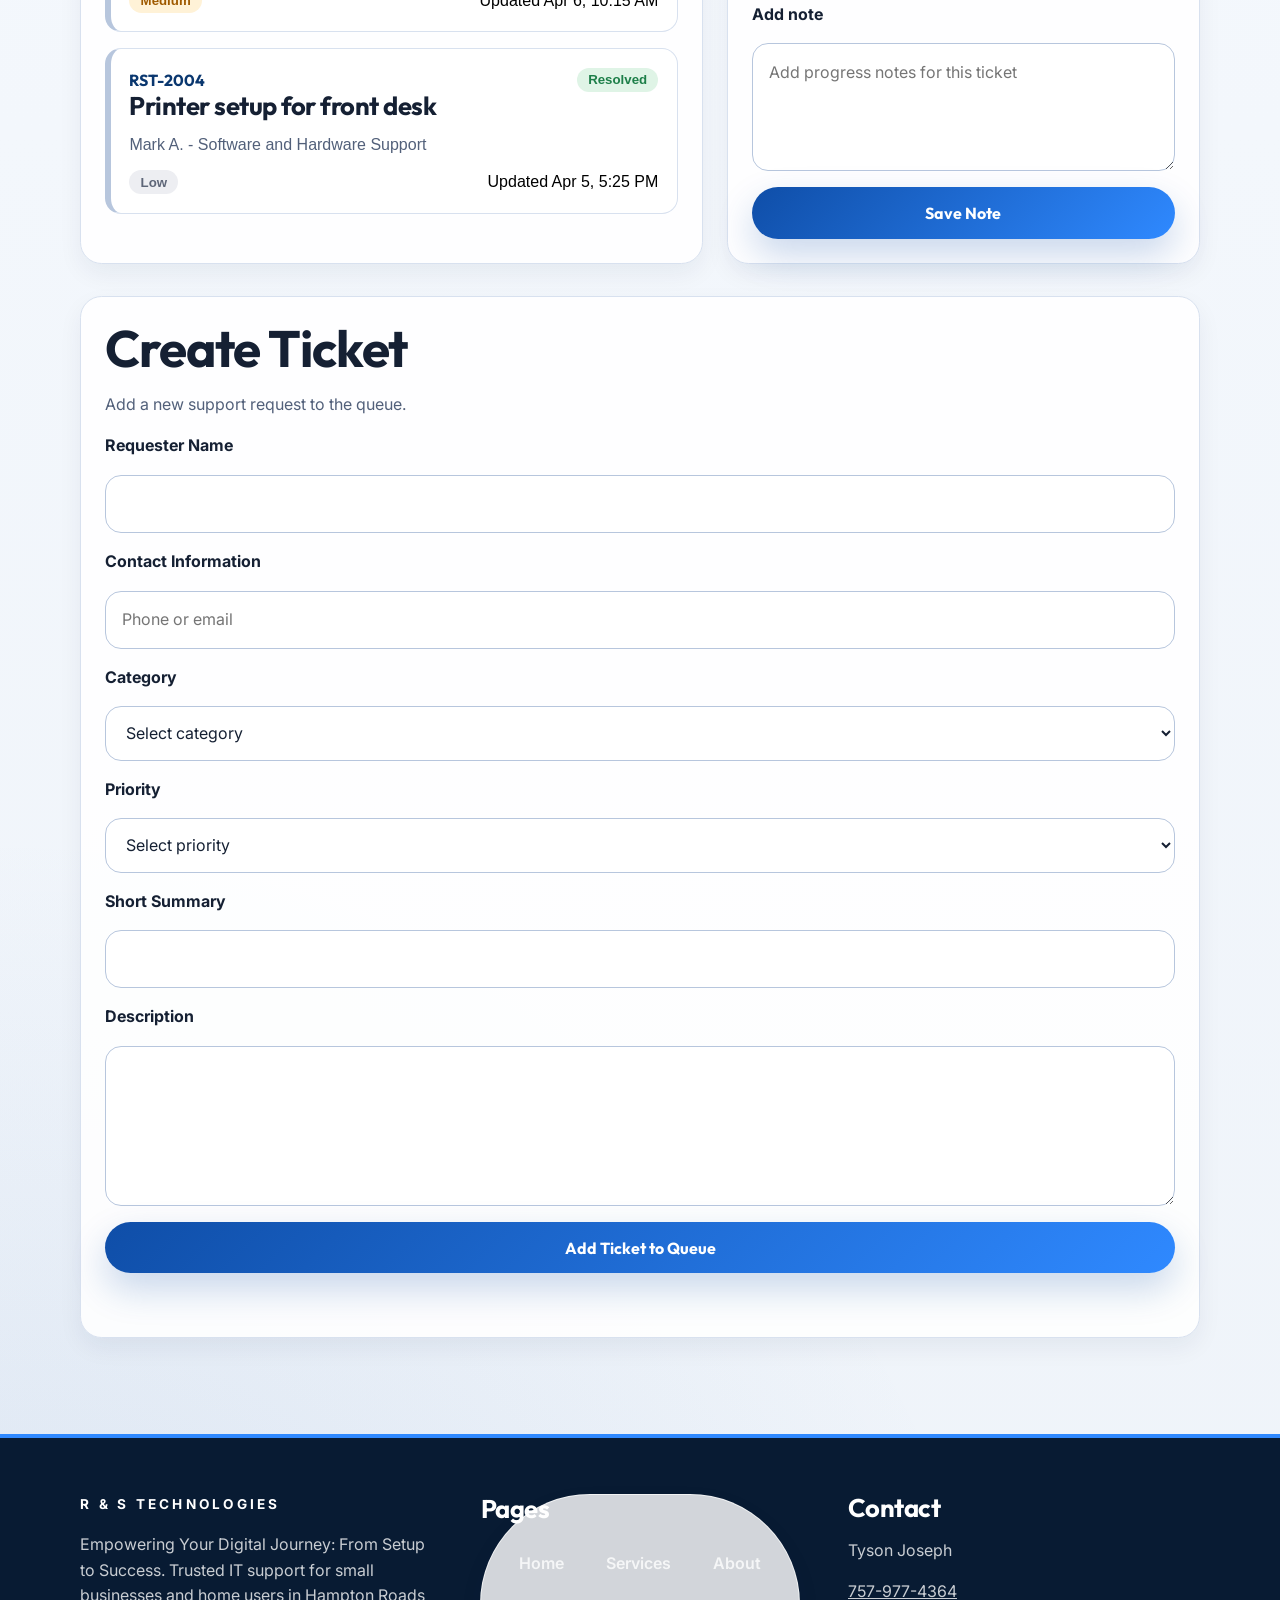
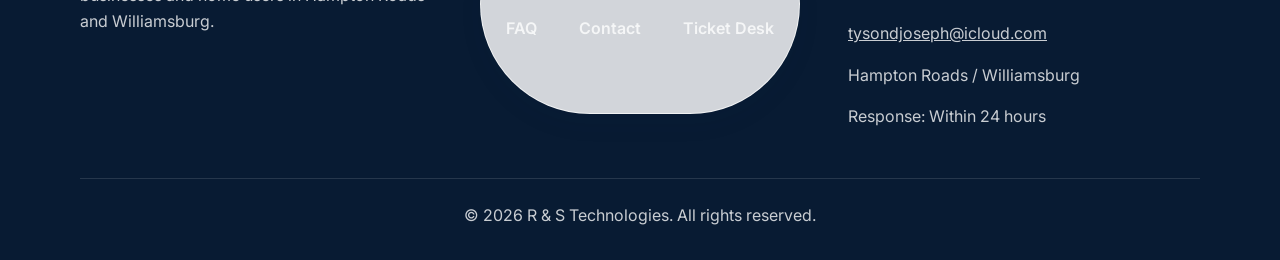
<file: helpdesk.html>
<!DOCTYPE html>
<html lang="en">
<head>
    <meta charset="UTF-8">
    <meta name="viewport" content="width=device-width, initial-scale=1.0">
    <meta name="description" content="R &amp; S Technologies Ticket Desk — track support requests, update status, and manage the helpdesk queue.">
    <title>Ticket Desk — R &amp; S Technologies</title>
    <link rel="stylesheet" href="styles.css">
    <script defer src="helpdesk.js"></script>
</head>
<body class="helpdesk-page">
    <a class="skip-link" href="#main-content">Skip to main content</a>

    <header>
        <p class="brand-mark">R &amp; S Technologies</p>
        <h1>Ticket Desk</h1>
        <p class="header-note">Track support requests, update ticket status, and keep every request organized.</p>
    </header>

    <nav aria-label="Primary">
        <div class="nav-inner">
            <ul id="navMenu">
                <li><a href="index.html">Home</a></li>
                <li><a href="services.html">Services</a></li>
                <li><a href="about.html">About</a></li>
                <li><a href="faq.html">FAQ</a></li>
                <li><a href="contact.html">Contact</a></li>
                <li><a href="helpdesk.html" class="active">Ticket Desk</a></li>
            </ul>
            <button class="nav-toggle" id="navToggle" aria-expanded="false" aria-controls="navMenu" aria-label="Toggle navigation">&#9776;</button>
        </div>
    </nav>

    <main id="main-content">

        <section class="desk-hero">
            <h2>Helpdesk Queue</h2>
            <p>This interactive view mirrors a practical helpdesk workflow — readable ticket cards, lightweight filters, and clear status updates to keep every request organized.</p>
            <a class="desk-jump" href="#new-ticket">Create a New Ticket</a>
            <div class="desk-stats" id="deskStats" aria-live="polite"></div>
        </section>

        <section class="desk-controls" aria-label="Ticket controls">
            <div>
                <label for="ticketSearch">Search</label>
                <input id="ticketSearch" type="search" placeholder="Search by name, ticket ID, or summary">
            </div>
            <div>
                <label for="statusFilter">Status</label>
                <select id="statusFilter">
                    <option value="all">All statuses</option>
                    <option value="Open">Open</option>
                    <option value="In Progress">In Progress</option>
                    <option value="Awaiting Customer">Awaiting Customer</option>
                    <option value="Resolved">Resolved</option>
                </select>
            </div>
            <div>
                <label for="priorityFilter">Priority</label>
                <select id="priorityFilter">
                    <option value="all">All priorities</option>
                    <option value="Low">Low</option>
                    <option value="Medium">Medium</option>
                    <option value="High">High</option>
                </select>
            </div>
            <div>
                <label for="sortTickets">Sort by</label>
                <select id="sortTickets">
                    <option value="updated-desc">Recently Updated</option>
                    <option value="updated-asc">Oldest Updated</option>
                    <option value="priority-desc">Priority (High to Low)</option>
                    <option value="priority-asc">Priority (Low to High)</option>
                </select>
            </div>
        </section>

        <section class="desk-layout">
            <div class="ticket-board" aria-live="polite">
                <h2>Live Ticket Queue</h2>
                <div id="ticketList" class="ticket-list"></div>
                <p id="emptyState" class="ticket-empty" hidden>No tickets match your current filters.</p>
            </div>

            <aside id="ticketDetail" class="ticket-detail" aria-live="polite">
                <h2>Ticket Details</h2>
                <p>Select a ticket to view full details and update status.</p>
            </aside>
        </section>

        <section id="new-ticket" class="ticket-create">
            <h2>Create Ticket</h2>
            <p>Add a new support request to the queue.</p>
            <form id="newTicketForm" class="new-ticket-form">

                <label for="requester">Requester Name</label>
                <input id="requester" name="requester" type="text" required>

                <label for="contactMethod">Contact Information</label>
                <input id="contactMethod" name="contactMethod" type="text" placeholder="Phone or email" required>

                <label for="ticketCategory">Category</label>
                <select id="ticketCategory" name="ticketCategory" required>
                    <option value="">Select category</option>
                    <option>Help Desk Support</option>
                    <option>Troubleshooting</option>
                    <option>Security Support</option>
                    <option>Software and Hardware Support</option>
                    <option>User Training</option>
                    <option>Microsoft 365 and Google Workspace Help</option>
                </select>

                <label for="ticketPriority">Priority</label>
                <select id="ticketPriority" name="ticketPriority" required>
                    <option value="">Select priority</option>
                    <option>Low</option>
                    <option>Medium</option>
                    <option>High</option>
                </select>

                <label for="ticketSummary">Short Summary</label>
                <input id="ticketSummary" name="ticketSummary" type="text" required>

                <label for="ticketDescription">Description</label>
                <textarea id="ticketDescription" name="ticketDescription" rows="5" required></textarea>

                <button type="submit">Add Ticket to Queue</button>
                <p id="formMessage" class="form-message" role="status" aria-live="polite"></p>

            </form>
        </section>

    </main>

    <footer>
        <div class="footer-inner">
            <div class="footer-brand">
                <p class="brand-mark">R &amp; S Technologies</p>
                <p>Empowering Your Digital Journey: From Setup to Success. Trusted IT support for small businesses and home users in Hampton Roads and Williamsburg.</p>
            </div>
            <nav class="footer-col" aria-label="Footer navigation">
                <h3>Pages</h3>
                <ul>
                    <li><a href="index.html">Home</a></li>
                    <li><a href="services.html">Services</a></li>
                    <li><a href="about.html">About</a></li>
                    <li><a href="faq.html">FAQ</a></li>
                    <li><a href="contact.html">Contact</a></li>
                    <li><a href="helpdesk.html">Ticket Desk</a></li>
                </ul>
            </nav>
            <div class="footer-col">
                <h3>Contact</h3>
                <p>Tyson Joseph</p>
                <p><a href="tel:7579774364">757-977-4364</a></p>
                <p><a href="mailto:tysondjoseph@icloud.com">tysondjoseph@icloud.com</a></p>
                <p>Hampton Roads / Williamsburg</p>
                <p>Response: Within 24 hours</p>
            </div>
        </div>
        <p class="footer-copy">&copy; 2026 R &amp; S Technologies. All rights reserved.</p>
    </footer>

    <script src="nav.js"></script>
</body>
</html>
</file>
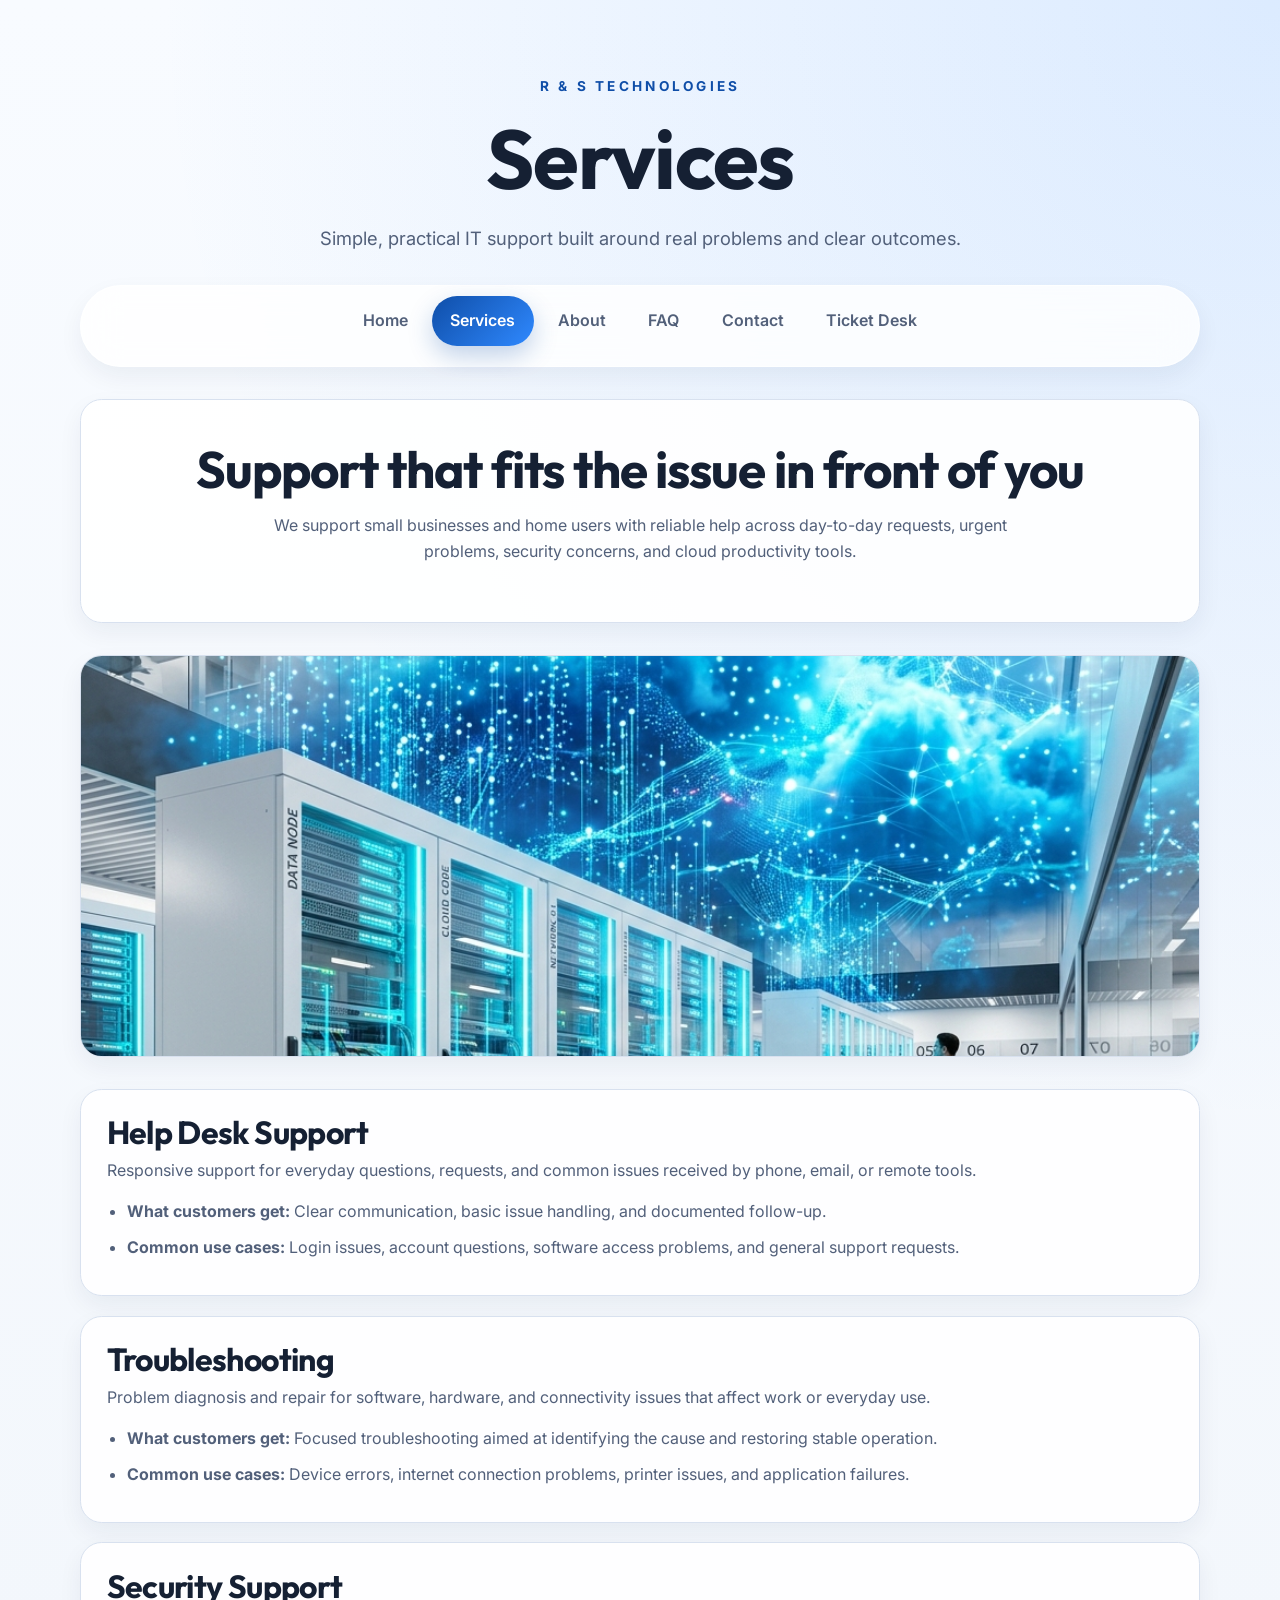
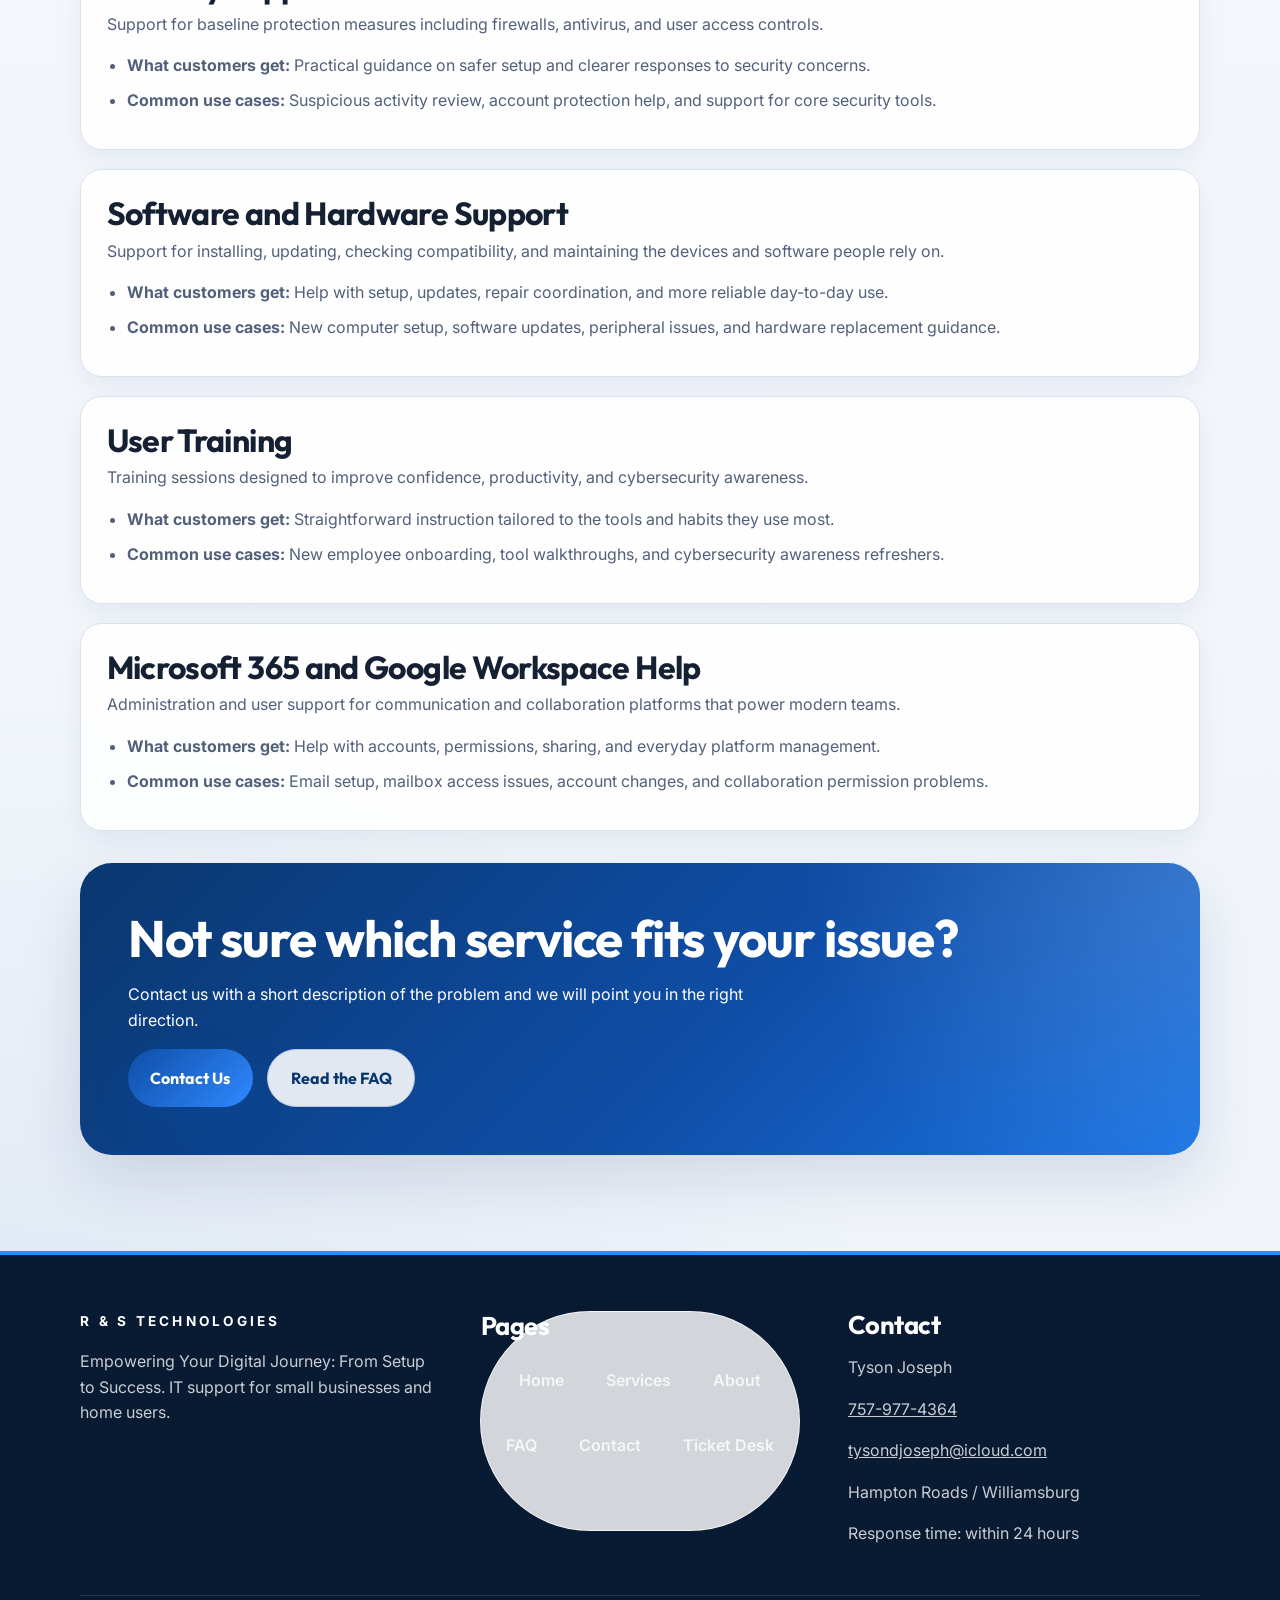
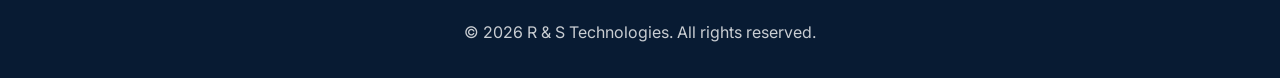
<file: services.html>
﻿<!DOCTYPE html>
<html lang="en">

<head>
    <meta charset="UTF-8">
    <meta name="viewport" content="width=device-width, initial-scale=1.0">
    <meta name="description"
        content="IT support services from R &amp; S Technologies including help desk support, troubleshooting, security support, software and hardware support, user training, and Microsoft 365 or Google Workspace help.">
    <title>Services - R &amp; S Technologies</title>
    <link rel="stylesheet" href="styles.css">
</head>

<body>
    <a class="skip-link" href="#main-content">Skip to main content</a>

    <header>
        <p class="brand-mark">R &amp; S Technologies</p>
        <h1>Services</h1>
        <p class="header-note">Simple, practical IT support built around real problems and clear outcomes.</p>
    </header>

    <nav aria-label="Primary">
        <div class="nav-inner">
            <ul id="navMenu">
                <li><a href="index.html">Home</a></li>
                <li><a href="services.html" class="active">Services</a></li>
                <li><a href="about.html">About</a></li>
                <li><a href="faq.html">FAQ</a></li>
                <li><a href="contact.html">Contact</a></li>
                <li><a href="helpdesk.html">Ticket Desk</a></li>
            </ul>
            <button class="nav-toggle" id="navToggle" aria-expanded="false" aria-controls="navMenu"
                aria-label="Toggle navigation">&#9776;</button>
        </div>
    </nav>

    <main id="main-content">
        <section class="page-intro animation-fade-up">
            <h2>Support that fits the issue in front of you</h2>
            <p>We support small businesses and home users with reliable help across day-to-day requests, urgent problems, security concerns, and cloud productivity tools.</p>
        </section>

        <section class="services-banner animation-fade-up">
            <img src="images/services.png" alt="R &amp; S Technologies service overview">
        </section>

        <section class="service-list" aria-label="Service details">
            <article class="service" id="help-desk">
                <h2>Help Desk Support</h2>
                <p>Responsive support for everyday questions, requests, and common issues received by phone, email, or remote tools.</p>
                <ul>
                    <li><strong>What customers get:</strong> Clear communication, basic issue handling, and documented follow-up.</li>
                    <li><strong>Common use cases:</strong> Login issues, account questions, software access problems, and general support requests.</li>
                </ul>
            </article>

            <article class="service" id="troubleshooting">
                <h2>Troubleshooting</h2>
                <p>Problem diagnosis and repair for software, hardware, and connectivity issues that affect work or everyday use.</p>
                <ul>
                    <li><strong>What customers get:</strong> Focused troubleshooting aimed at identifying the cause and restoring stable operation.</li>
                    <li><strong>Common use cases:</strong> Device errors, internet connection problems, printer issues, and application failures.</li>
                </ul>
            </article>

            <article class="service" id="security">
                <h2>Security Support</h2>
                <p>Support for baseline protection measures including firewalls, antivirus, and user access controls.</p>
                <ul>
                    <li><strong>What customers get:</strong> Practical guidance on safer setup and clearer responses to security concerns.</li>
                    <li><strong>Common use cases:</strong> Suspicious activity review, account protection help, and support for core security tools.</li>
                </ul>
            </article>

            <article class="service" id="software-hardware">
                <h2>Software and Hardware Support</h2>
                <p>Support for installing, updating, checking compatibility, and maintaining the devices and software people rely on.</p>
                <ul>
                    <li><strong>What customers get:</strong> Help with setup, updates, repair coordination, and more reliable day-to-day use.</li>
                    <li><strong>Common use cases:</strong> New computer setup, software updates, peripheral issues, and hardware replacement guidance.</li>
                </ul>
            </article>

            <article class="service" id="training">
                <h2>User Training</h2>
                <p>Training sessions designed to improve confidence, productivity, and cybersecurity awareness.</p>
                <ul>
                    <li><strong>What customers get:</strong> Straightforward instruction tailored to the tools and habits they use most.</li>
                    <li><strong>Common use cases:</strong> New employee onboarding, tool walkthroughs, and cybersecurity awareness refreshers.</li>
                </ul>
            </article>

            <article class="service" id="cloud-tools">
                <h2>Microsoft 365 and Google Workspace Help</h2>
                <p>Administration and user support for communication and collaboration platforms that power modern teams.</p>
                <ul>
                    <li><strong>What customers get:</strong> Help with accounts, permissions, sharing, and everyday platform management.</li>
                    <li><strong>Common use cases:</strong> Email setup, mailbox access issues, account changes, and collaboration permission problems.</li>
                </ul>
            </article>
        </section>

        <section class="cta">
            <h2>Not sure which service fits your issue?</h2>
            <p>Contact us with a short description of the problem and we will point you in the right direction.</p>
            <div class="cta-actions">
                <a href="contact.html" class="btn-primary">Contact Us</a>
                <a href="faq.html" class="btn-secondary">Read the FAQ</a>
            </div>
        </section>
    </main>

    <footer>
        <div class="footer-inner">
            <div class="footer-brand">
                <p class="brand-mark">R &amp; S Technologies</p>
                <p>Empowering Your Digital Journey: From Setup to Success. IT support for small businesses and home users.</p>
            </div>
            <nav class="footer-col" aria-label="Footer navigation">
                <h3>Pages</h3>
                <ul>
                    <li><a href="index.html">Home</a></li>
                    <li><a href="services.html">Services</a></li>
                    <li><a href="about.html">About</a></li>
                    <li><a href="faq.html">FAQ</a></li>
                    <li><a href="contact.html">Contact</a></li>
                    <li><a href="helpdesk.html">Ticket Desk</a></li>
                </ul>
            </nav>
            <div class="footer-col">
                <h3>Contact</h3>
                <p>Tyson Joseph</p>
                <p><a href="tel:7579774364">757-977-4364</a></p>
                <p><a href="mailto:tysondjoseph@icloud.com">tysondjoseph@icloud.com</a></p>
                <p>Hampton Roads / Williamsburg</p>
                <p>Response time: within 24 hours</p>
            </div>
        </div>
        <p class="footer-copy">&copy; 2026 R &amp; S Technologies. All rights reserved.</p>
    </footer>

    <script src="nav.js"></script>
</body>

</html>
</file>
<file: styles.css>
﻿@import url('https://fonts.googleapis.com/css2?family=Inter:wght@400;500;600;700&family=Outfit:wght@500;600;700;800&display=swap');

:root {
  --bg: #f4f7fb;
  --bg-soft: #ffffff;
  --surface: rgba(255, 255, 255, 0.9);
  --brand: #0f4ea8;
  --brand-strong: #0a376f;
  --brand-soft: #e8f1ff;
  --accent: #2f89ff;
  --text: #152033;
  --text-muted: #52607a;
  --border: #d8e1ef;
  --border-strong: #b7c6dd;
  --success: #1d7f49;
  --warning: #9f5a00;
  --shadow-sm: 0 10px 25px rgba(15, 37, 74, 0.06);
  --shadow: 0 24px 60px rgba(15, 37, 74, 0.12);
  --radius-sm: 0.85rem;
  --radius: 1.35rem;
  --radius-lg: 2rem;
  --transition: 180ms ease;
}

*,
*::before,
*::after {
  box-sizing: border-box;
}

html {
  scroll-behavior: smooth;
}

body {
  margin: 0;
  min-height: 100vh;
  display: flex;
  flex-direction: column;
  font-family: 'Inter', sans-serif;
  line-height: 1.6;
  color: var(--text);
  background:
    radial-gradient(circle at top right, rgba(47, 137, 255, 0.14), transparent 32%),
    radial-gradient(circle at bottom left, rgba(15, 78, 168, 0.1), transparent 28%),
    linear-gradient(180deg, #f8fbff 0%, #eef3f9 100%);
}

img {
  max-width: 100%;
  display: block;
}

a {
  color: var(--brand);
}

a:hover {
  color: var(--brand-strong);
}

h1,
h2,
h3,
h4 {
  margin: 0 0 1rem;
  font-family: 'Outfit', sans-serif;
  line-height: 1.08;
  letter-spacing: -0.02em;
  color: var(--text);
}

h1 {
  font-size: clamp(2.7rem, 7vw, 5.2rem);
}

h2 {
  font-size: clamp(2rem, 4vw, 3.2rem);
}

h3 {
  font-size: clamp(1.2rem, 2vw, 1.6rem);
}

p,
li,
label,
input,
select,
textarea,
button {
  font-size: 1rem;
}

p {
  margin: 0 0 1rem;
  color: var(--text-muted);
}

ul,
ol {
  margin: 0;
  padding-left: 1.25rem;
}

li {
  margin-bottom: 0.6rem;
  color: var(--text-muted);
}

.skip-link {
  position: absolute;
  left: -9999px;
  top: auto;
}

.skip-link:focus {
  left: 1rem;
  top: 1rem;
  z-index: 999;
  padding: 0.75rem 1rem;
  border-radius: 0.75rem;
  background: var(--brand-strong);
  color: #fff;
  text-decoration: none;
}

header {
  padding: 4.75rem 1.5rem 2rem;
  text-align: center;
}

.brand-mark {
  margin-bottom: 1rem;
  font-size: 0.85rem;
  font-weight: 700;
  letter-spacing: 0.24em;
  text-transform: uppercase;
  color: var(--brand);
}

header h1 {
  max-width: 12ch;
  margin-inline: auto;
}

.header-note {
  max-width: 42rem;
  margin: 1.25rem auto 0;
  font-size: 1.15rem;
}

nav {
  position: sticky;
  top: 1rem;
  z-index: 30;
  width: min(1120px, calc(100% - 2rem));
  margin: 0 auto 2rem;
  border: 1px solid rgba(255, 255, 255, 0.7);
  border-radius: 999px;
  background: rgba(255, 255, 255, 0.82);
  backdrop-filter: blur(18px);
  box-shadow: var(--shadow-sm);
}

.nav-inner {
  display: flex;
  align-items: center;
  justify-content: center;
  gap: 1rem;
  padding: 0.65rem;
}

nav ul {
  display: flex;
  flex-wrap: wrap;
  justify-content: center;
  gap: 0.35rem;
  list-style: none;
  margin: 0;
  padding: 0;
}

nav a {
  display: block;
  padding: 0.75rem 1.15rem;
  border-radius: 999px;
  color: var(--text-muted);
  text-decoration: none;
  font-weight: 600;
  transition: background-color var(--transition), color var(--transition), transform var(--transition);
}

nav a:hover,
nav a:focus-visible {
  color: var(--brand-strong);
  background: var(--brand-soft);
}

nav a.active {
  color: #fff;
  background: linear-gradient(135deg, var(--brand), var(--accent));
  box-shadow: 0 10px 24px rgba(15, 78, 168, 0.25);
}

.nav-toggle {
  display: none;
  border: 1px solid var(--border);
  border-radius: 0.9rem;
  background: #fff;
  color: var(--brand-strong);
  font-size: 1.3rem;
  padding: 0.45rem 0.7rem;
}

main {
  width: min(1120px, calc(100% - 2rem));
  margin: 0 auto 4rem;
}

main > section,
main > div {
  margin-bottom: 2rem;
}

.animation-fade-up {
  animation: fade-up 700ms ease both;
}

@keyframes fade-up {
  from {
    opacity: 0;
    transform: translateY(18px);
  }

  to {
    opacity: 1;
    transform: translateY(0);
  }
}

.btn-primary,
.btn-secondary,
button[type='submit'] {
  display: inline-flex;
  align-items: center;
  justify-content: center;
  min-height: 3.2rem;
  border-radius: 999px;
  padding: 0.95rem 1.4rem;
  border: none;
  text-decoration: none;
  font-family: 'Outfit', sans-serif;
  font-weight: 700;
  transition: transform var(--transition), box-shadow var(--transition), background-color var(--transition), color var(--transition);
  cursor: pointer;
}

.btn-primary,
button[type='submit'] {
  color: #fff;
  background: linear-gradient(135deg, var(--brand), var(--accent));
  box-shadow: 0 16px 36px rgba(15, 78, 168, 0.22);
}

.btn-secondary {
  color: var(--brand-strong);
  background: rgba(255, 255, 255, 0.88);
  border: 1px solid var(--border-strong);
}

.btn-primary:hover,
.btn-primary:focus-visible,
.btn-secondary:hover,
.btn-secondary:focus-visible,
button[type='submit']:hover,
button[type='submit']:focus-visible {
  transform: translateY(-2px);
}

.hero,
.page-intro,
.page-header,
.services-banner,
.about-hero,
.contact-card,
.form-card,
.service,
.about-card,
.faq-item,
.ticket-board,
.ticket-detail,
.ticket-create,
.desk-controls {
  border: 1px solid var(--border);
  border-radius: var(--radius);
  background: var(--surface);
  box-shadow: var(--shadow-sm);
}

.hero {
  display: grid;
  gap: 2rem;
  align-items: center;
  overflow: hidden;
  padding: clamp(1.5rem, 4vw, 3rem);
  background:
    linear-gradient(135deg, rgba(8, 34, 70, 0.96), rgba(19, 86, 170, 0.9)),
    #0e3b75;
  color: #fff;
}

.hero-content {
  max-width: 42rem;
}

.hero h2 {
  margin-bottom: 1rem;
  color: #fff;
  font-size: clamp(2.1rem, 5vw, 4.2rem);
}

.hero p {
  max-width: 38rem;
  color: rgba(255, 255, 255, 0.86);
  font-size: 1.08rem;
}

.hero-actions,
.cta-actions {
  display: flex;
  flex-wrap: wrap;
  gap: 0.9rem;
}

.hero-image-container {
  overflow: hidden;
  border-radius: calc(var(--radius) - 0.2rem);
  border: 1px solid rgba(255, 255, 255, 0.16);
  box-shadow: var(--shadow);
}

.hero-image-container img,
.services-banner img,
.about-hero img {
  width: 100%;
  height: 100%;
  object-fit: cover;
}

.trust-band {
  display: grid;
  grid-template-columns: repeat(auto-fit, minmax(10rem, 1fr));
  gap: 1rem;
}

.trust-item {
  padding: 1.2rem;
  border-radius: var(--radius-sm);
  background: rgba(255, 255, 255, 0.92);
  border: 1px solid var(--border);
  text-align: center;
}

.trust-item strong {
  display: block;
  margin-bottom: 0.35rem;
  color: var(--brand-strong);
  font-family: 'Outfit', sans-serif;
  font-size: 1.1rem;
}

.trust-item span {
  display: block;
  color: var(--text-muted);
  font-size: 0.92rem;
}

.page-intro,
.page-header {
  padding: clamp(1.5rem, 4vw, 2.6rem);
  text-align: center;
}

.page-intro p,
.page-header p {
  max-width: 46rem;
  margin-inline: auto;
}

.home-services-grid,
.about-content {
  display: grid;
  gap: 1.25rem;
  grid-template-columns: repeat(auto-fit, minmax(250px, 1fr));
}

.home-service-card,
.about-card {
  height: 100%;
  padding: 1.7rem;
  border-radius: var(--radius);
  background: rgba(255, 255, 255, 0.92);
  border: 1px solid var(--border);
  box-shadow: var(--shadow-sm);
}

.home-service-card h3,
.about-card h2 {
  margin-bottom: 0.75rem;
}

.service-icon {
  display: inline-flex;
  align-items: center;
  justify-content: center;
  width: 3.3rem;
  height: 3.3rem;
  margin-bottom: 1rem;
  border-radius: 1rem;
  background: linear-gradient(135deg, var(--brand-soft), #f7fbff);
}

.service-icon svg {
  width: 1.7rem;
  height: 1.7rem;
  stroke: var(--brand);
  fill: none;
  stroke-width: 1.8;
  stroke-linecap: round;
  stroke-linejoin: round;
}

.process-grid {
  display: grid;
  grid-template-columns: repeat(auto-fit, minmax(220px, 1fr));
  gap: 1.2rem;
  counter-reset: process;
}

.process-step {
  position: relative;
  padding: 2rem 1.5rem 1.5rem;
  border-radius: var(--radius);
  border: 1px solid var(--border);
  background: rgba(255, 255, 255, 0.92);
  box-shadow: var(--shadow-sm);
}

.process-step::before {
  counter-increment: process;
  content: '0' counter(process);
  display: inline-flex;
  align-items: center;
  justify-content: center;
  width: 3rem;
  height: 3rem;
  margin-bottom: 1rem;
  border-radius: 999px;
  background: var(--brand-soft);
  color: var(--brand-strong);
  font-family: 'Outfit', sans-serif;
  font-size: 1.05rem;
  font-weight: 800;
}

.cta {
  overflow: hidden;
  padding: clamp(2rem, 4vw, 3rem);
  border-radius: var(--radius-lg);
  background:
    radial-gradient(circle at top right, rgba(255, 255, 255, 0.14), transparent 34%),
    linear-gradient(135deg, #0a376f, #0f4ea8 58%, #1b74e4);
  color: #fff;
  box-shadow: var(--shadow);
}

.cta h2,
.cta p {
  color: #fff;
}

.cta p {
  max-width: 42rem;
}

.services-banner,
.about-hero {
  overflow: hidden;
}

.services-banner img {
  min-height: 260px;
  max-height: 400px;
}

.about-hero img {
  min-height: 260px;
  max-height: 460px;
}

.service-list {
  display: grid;
  gap: 1.2rem;
}

.service {
  padding: 1.6rem;
}

.service h2 {
  font-size: clamp(1.4rem, 3vw, 2rem);
  margin-bottom: 0.5rem;
}

.service ul {
  margin-top: 1rem;
}

.values-list {
  padding-left: 1.1rem;
}

.faq-list {
  display: grid;
  gap: 1rem;
}

.faq-item {
  overflow: hidden;
}

.faq-item summary {
  display: flex;
  justify-content: space-between;
  align-items: center;
  gap: 1rem;
  padding: 1.35rem 1.5rem;
  list-style: none;
  cursor: pointer;
  font-family: 'Outfit', sans-serif;
  font-size: 1.1rem;
  color: var(--text);
}

.faq-item summary::-webkit-details-marker {
  display: none;
}

.faq-item summary::after {
  content: '+';
  flex: none;
  color: var(--brand);
  font-size: 1.4rem;
  font-weight: 700;
}

.faq-item[open] summary::after {
  content: '-';
}

.faq-item[open] summary {
  border-bottom: 1px solid var(--border);
}

.faq-item p {
  padding: 1.25rem 1.5rem 1.5rem;
  margin: 0;
}

.contact-layout {
  display: grid;
  gap: 1.5rem;
  grid-template-columns: repeat(auto-fit, minmax(280px, 1fr));
}

.contact-card,
.form-card {
  padding: clamp(1.5rem, 4vw, 2rem);
}

.contact-meta {
  display: grid;
  gap: 0.75rem;
  margin: 1.5rem 0;
}

.contact-meta p {
  margin: 0;
  color: var(--text);
}

.contact-note {
  padding: 1rem 1.1rem;
  border-radius: 1rem;
  background: var(--brand-soft);
  border: 1px solid #cfe0ff;
}

form {
  display: grid;
  gap: 1rem;
}

label {
  font-weight: 700;
  color: var(--text);
}

input,
select,
textarea {
  width: 100%;
  padding: 0.95rem 1rem;
  border: 1px solid var(--border-strong);
  border-radius: 1rem;
  background: #fff;
  color: var(--text);
  font: inherit;
}

textarea {
  min-height: 8rem;
  resize: vertical;
}

input:focus,
select:focus,
textarea:focus {
  outline: 3px solid rgba(47, 137, 255, 0.16);
  border-color: var(--accent);
}

.form-status,
.form-message {
  min-height: 1.5rem;
  margin: 0;
  font-weight: 600;
}

footer {
  margin-top: auto;
  padding: 3.5rem 1.5rem 2rem;
  background: #081b33;
  border-top: 4px solid var(--accent);
}

.footer-inner {
  width: min(1120px, 100%);
  margin: 0 auto 2rem;
  display: grid;
  gap: 2rem;
  grid-template-columns: repeat(auto-fit, minmax(220px, 1fr));
}

.footer-brand p,
.footer-col p,
.footer-col a,
.footer-copy,
.footer-col li {
  color: rgba(255, 255, 255, 0.78);
}

.footer-brand .brand-mark,
.footer-col h3 {
  color: #fff;
}

.footer-col ul {
  list-style: none;
  padding: 0;
}

.footer-copy {
  width: min(1120px, 100%);
  margin: 0 auto;
  padding-top: 1.5rem;
  border-top: 1px solid rgba(255, 255, 255, 0.12);
  text-align: center;
}

.desk-hero {
  padding: clamp(1.7rem, 4vw, 2.5rem);
  border-radius: var(--radius-lg);
  background:
    radial-gradient(circle at top right, rgba(255, 255, 255, 0.16), transparent 36%),
    linear-gradient(135deg, #0b325f, #0f4ea8);
  color: #fff;
  box-shadow: var(--shadow);
}

.desk-hero h2,
.desk-hero p {
  color: #fff;
}

.desk-jump {
  display: inline-flex;
  margin-top: 0.3rem;
  font-weight: 700;
  color: #fff;
}

.desk-stats {
  display: grid;
  grid-template-columns: repeat(auto-fit, minmax(130px, 1fr));
  gap: 1rem;
  margin-top: 1.5rem;
}

.stat-card {
  padding: 1rem;
  border-radius: 1rem;
  background: rgba(255, 255, 255, 0.1);
  border: 1px solid rgba(255, 255, 255, 0.14);
}

.stat-card h3,
.stat-card p {
  color: #fff;
  margin: 0;
}

.stat-card p {
  margin-top: 0.35rem;
  font-size: 1.6rem;
  font-weight: 700;
}

.desk-controls,
.ticket-board,
.ticket-detail,
.ticket-create {
  padding: 1.5rem;
}

.desk-controls {
  display: grid;
  grid-template-columns: repeat(auto-fit, minmax(180px, 1fr));
  gap: 1rem;
}

.desk-layout {
  display: grid;
  gap: 1.5rem;
  grid-template-columns: minmax(0, 1.25fr) minmax(0, 0.95fr);
}

.ticket-list {
  display: grid;
  gap: 1rem;
}

.ticket-item {
  width: 100%;
  padding: 1.15rem;
  border: 1px solid var(--border);
  border-left: 6px solid var(--border-strong);
  border-radius: 1rem;
  background: #fff;
  text-align: left;
  cursor: pointer;
}

.ticket-item.is-active,
.ticket-item:hover,
.ticket-item:focus-visible {
  border-left-color: var(--accent);
  box-shadow: var(--shadow-sm);
  transform: translateY(-1px);
  outline: none;
}

.ticket-item-top,
.ticket-item-meta,
.detail-status-row {
  display: flex;
  align-items: center;
  justify-content: space-between;
  gap: 0.75rem;
  flex-wrap: wrap;
}

.ticket-id {
  font-family: 'Outfit', sans-serif;
  font-weight: 700;
  color: var(--brand-strong);
}

.badge {
  display: inline-flex;
  align-items: center;
  justify-content: center;
  padding: 0.3rem 0.7rem;
  border-radius: 999px;
  font-size: 0.83rem;
  font-weight: 700;
}

.status.open,
.priority.medium {
  background: #fff2d7;
  color: var(--warning);
}

.status.in-progress,
.priority.high {
  background: #dcecff;
  color: var(--brand-strong);
}

.status.awaiting-customer,
.priority.low {
  background: #edeef2;
  color: #5e6678;
}

.status.resolved {
  background: #dff4e6;
  color: var(--success);
}

.detail-summary {
  font-size: 1.05rem;
}

.detail-grid {
  display: grid;
  gap: 0.75rem;
  grid-template-columns: repeat(auto-fit, minmax(180px, 1fr));
  margin: 1.25rem 0;
}

.detail-grid p,
.detail-status-row p {
  margin: 0;
}

.detail-notes {
  margin: 0 0 1rem;
}

.muted-note,
.ticket-empty {
  color: var(--text-muted);
}

.note-form {
  margin-top: 1rem;
}

@media (max-width: 860px) {
  nav {
    top: 0.5rem;
    border-radius: 1.4rem;
  }

  .nav-inner {
    justify-content: space-between;
    padding: 0.9rem;
  }

  .nav-toggle {
    display: inline-flex;
  }

  nav ul {
    display: none;
    width: 100%;
    flex-direction: column;
    align-items: stretch;
    padding-top: 0.75rem;
  }

  nav ul.is-open {
    display: flex;
  }

  nav a {
    text-align: center;
  }

  .desk-layout {
    grid-template-columns: 1fr;
  }
}

@media (max-width: 640px) {
  header {
    padding-top: 3.5rem;
  }

  main {
    width: min(1120px, calc(100% - 1.25rem));
  }

  .hero,
  .cta,
  .page-intro,
  .page-header,
  .service,
  .contact-card,
  .form-card,
  .ticket-board,
  .ticket-detail,
  .ticket-create,
  .desk-controls {
    padding: 1.25rem;
  }
}
</file>
